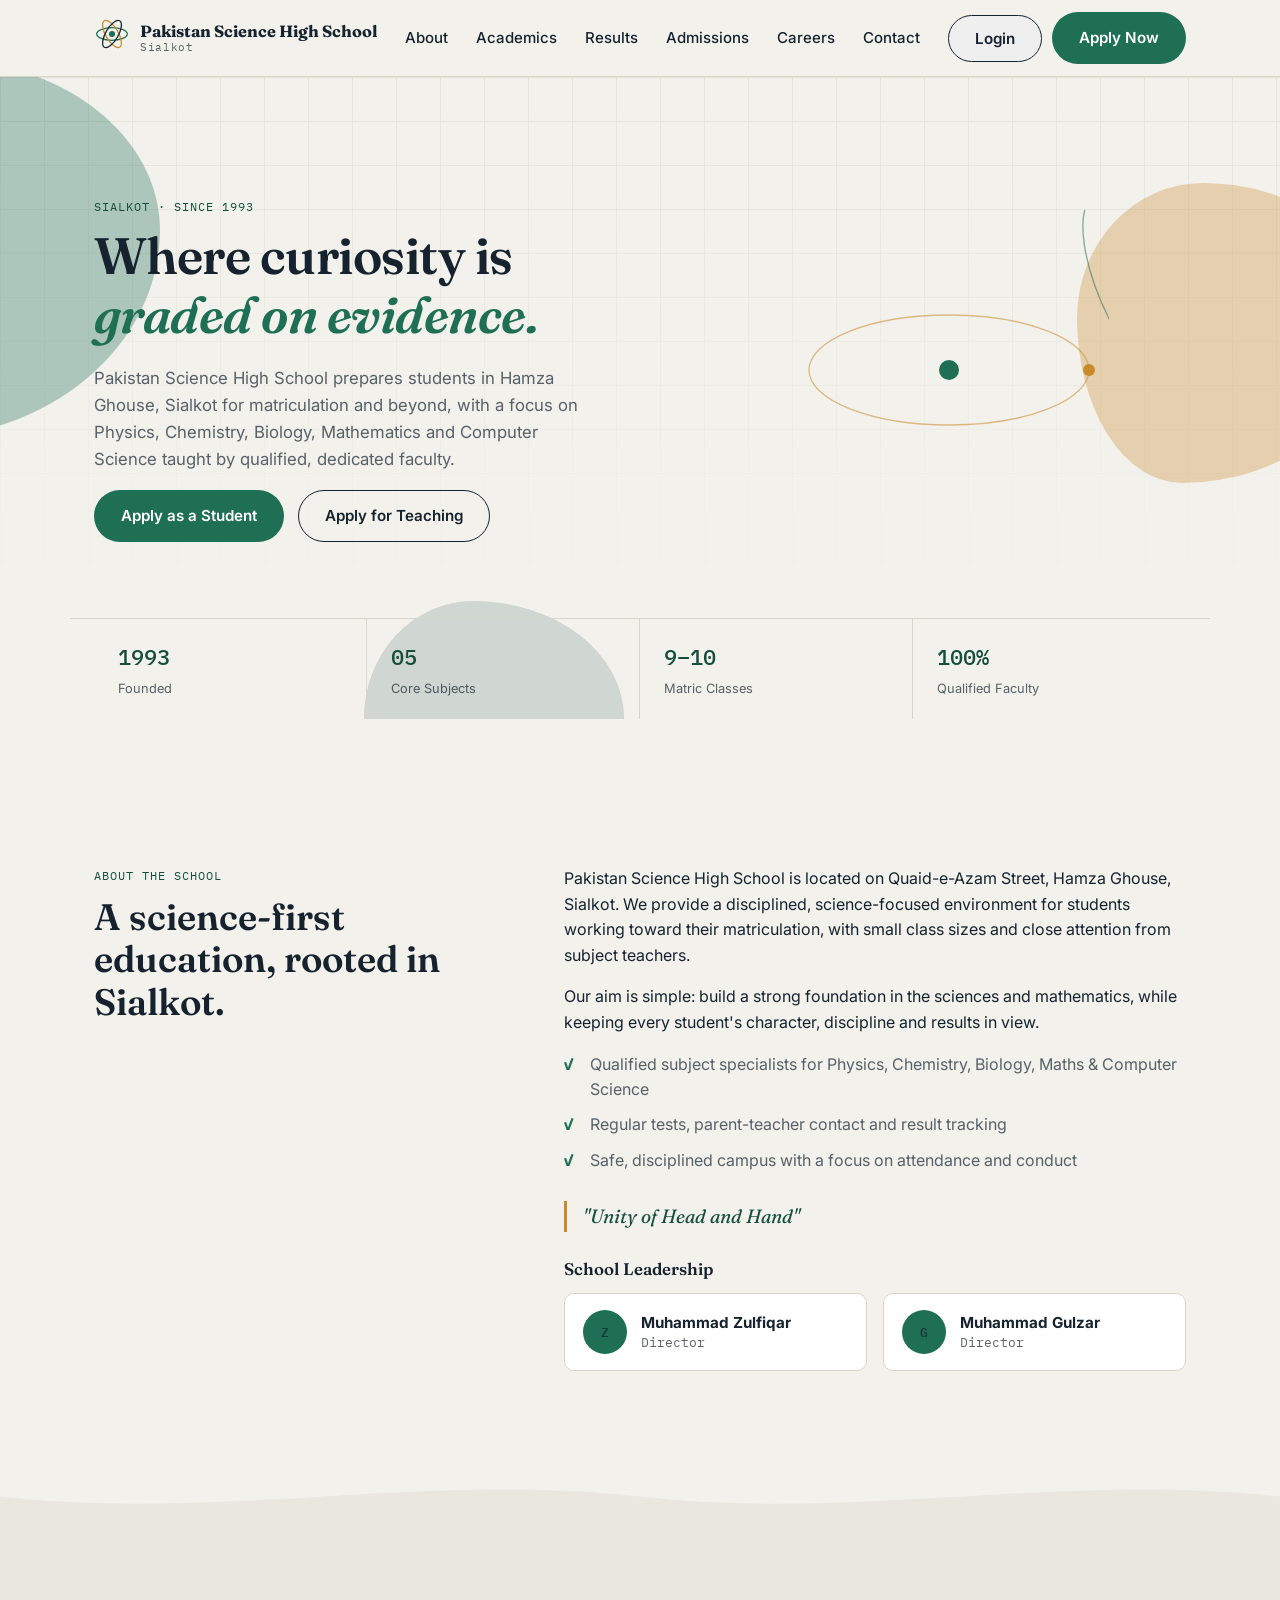
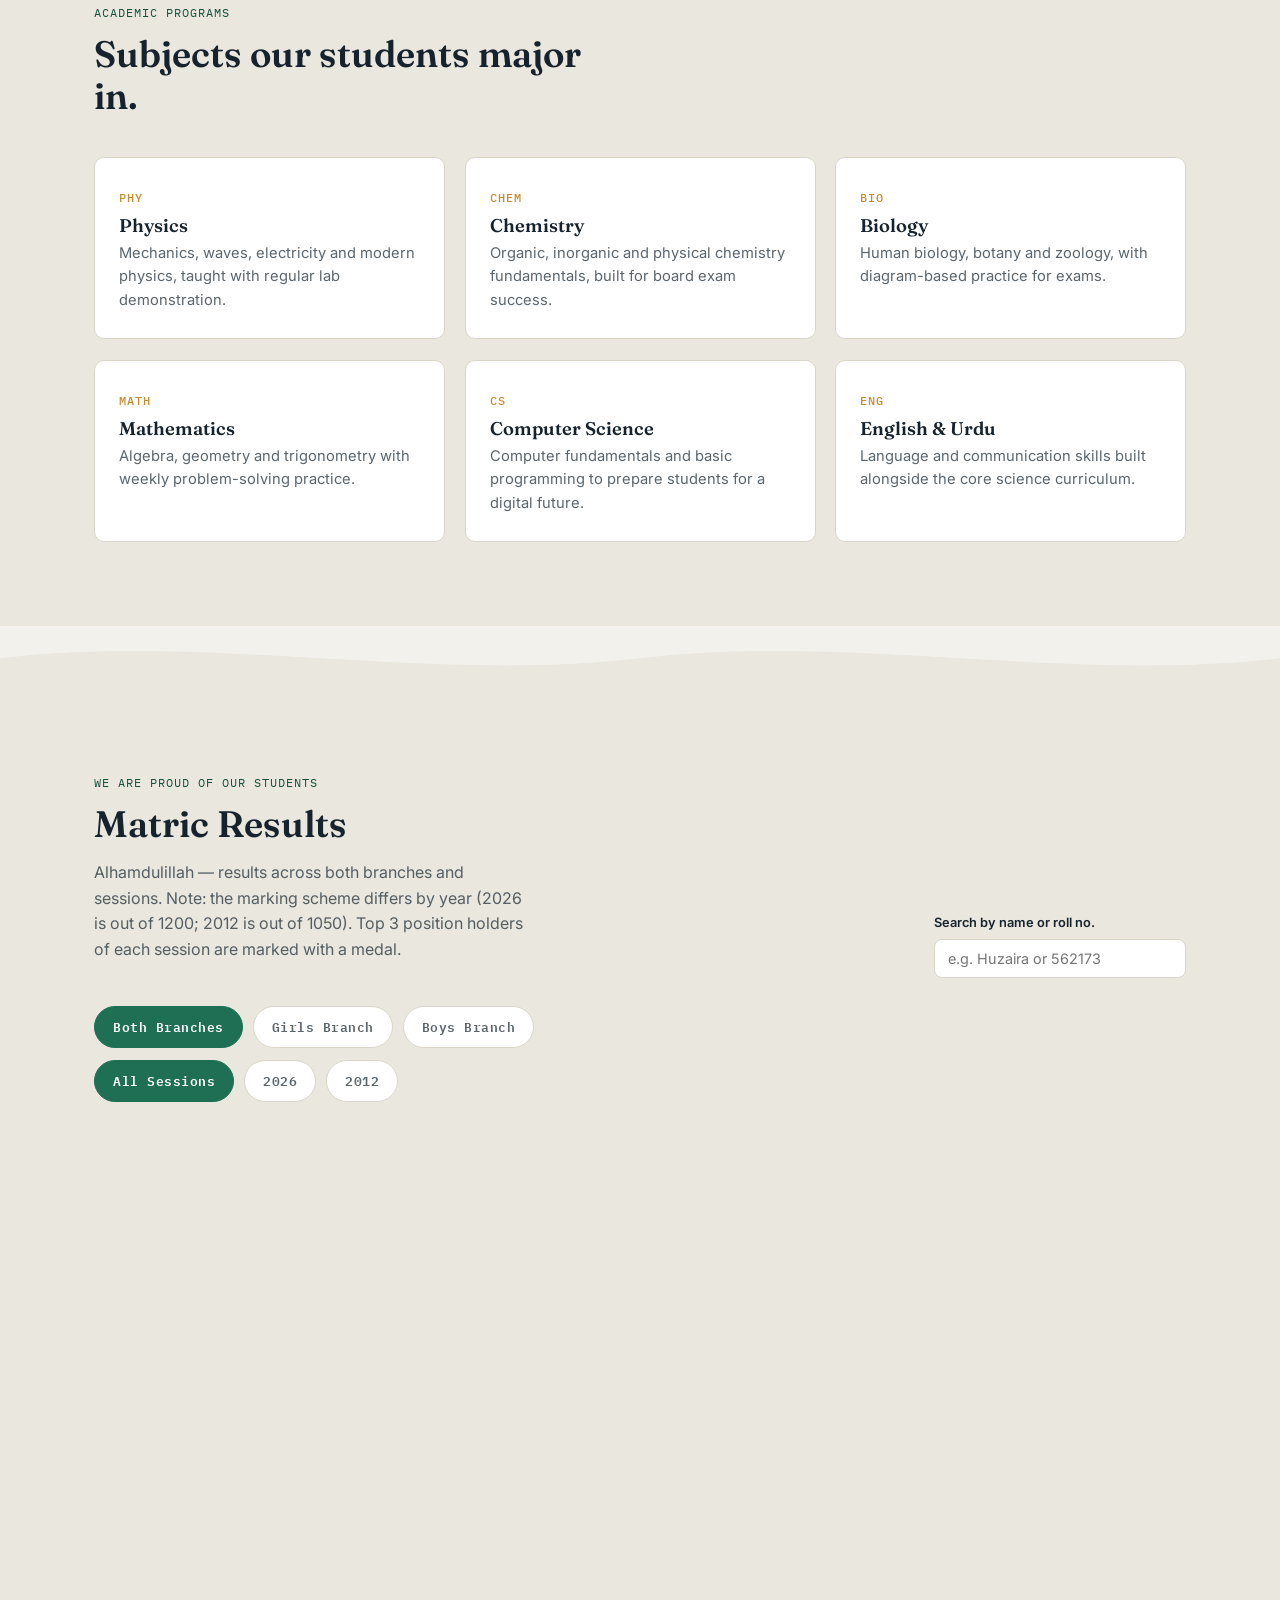
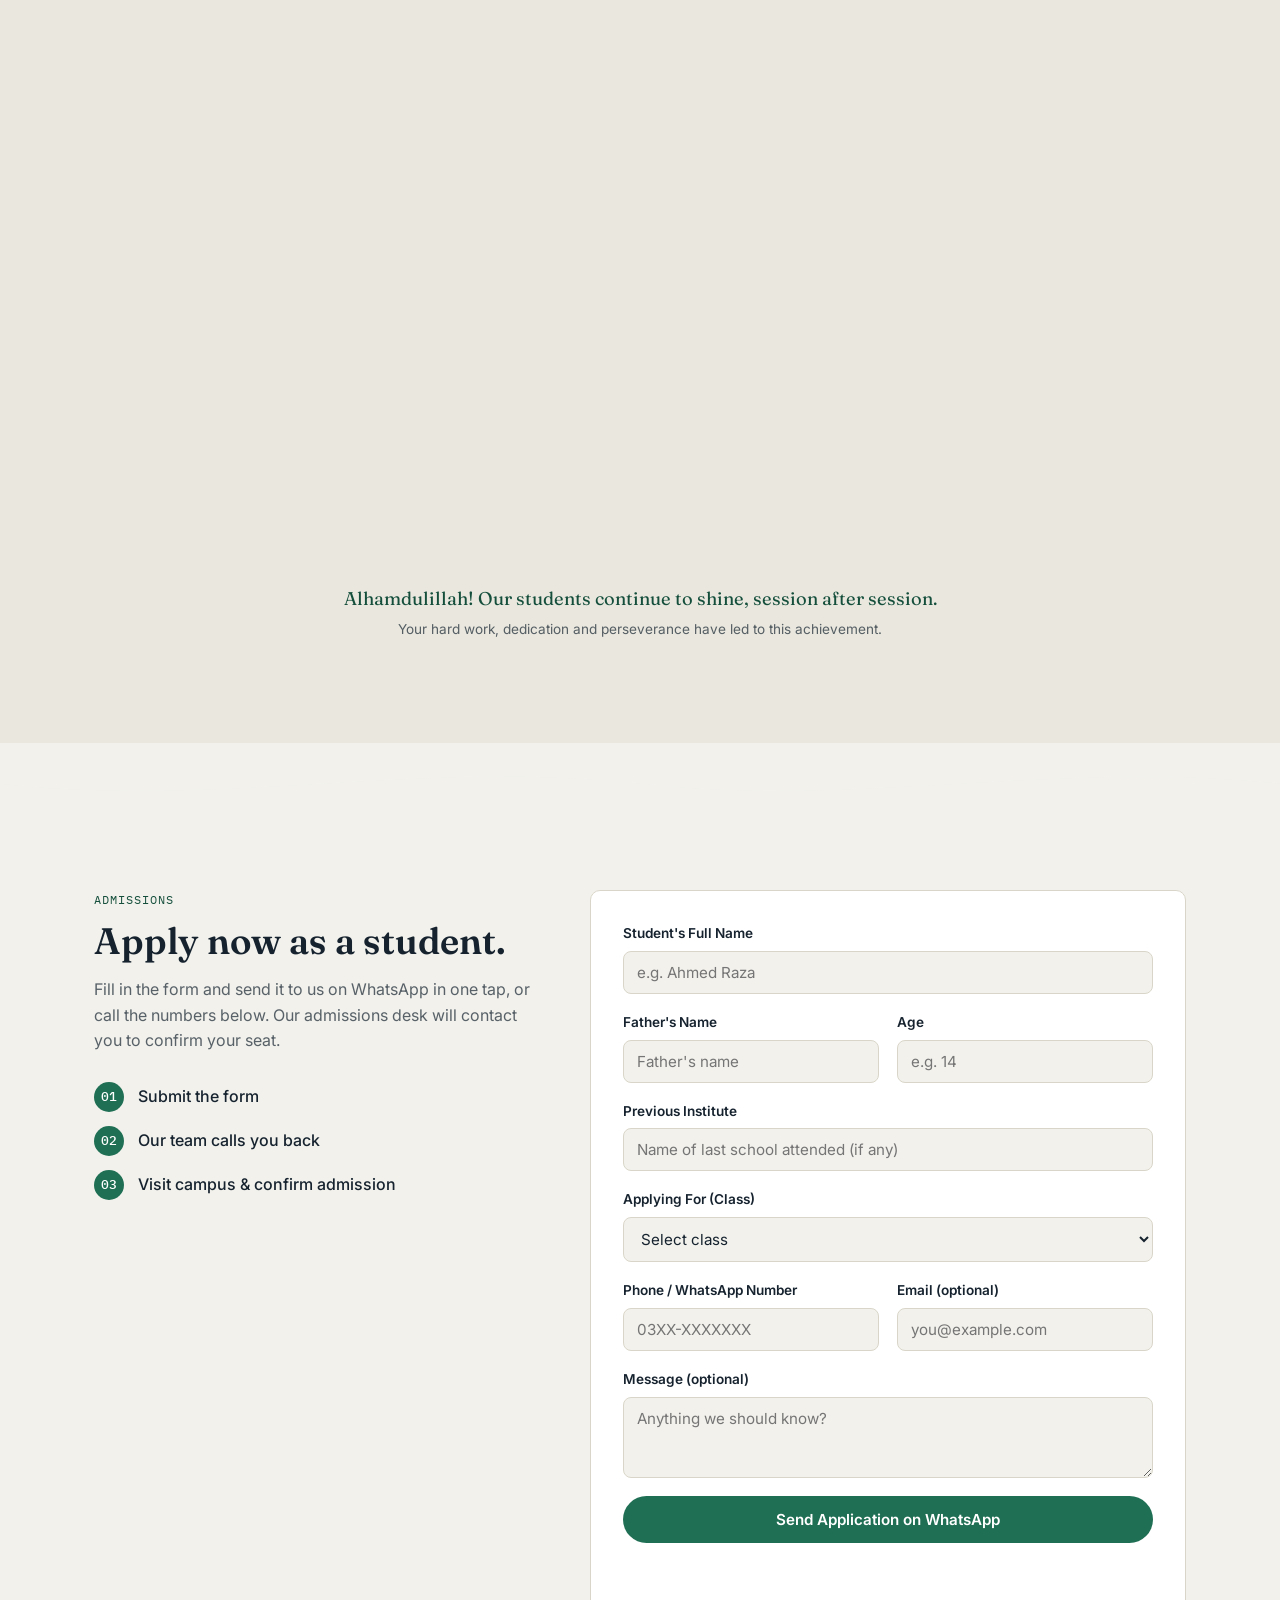
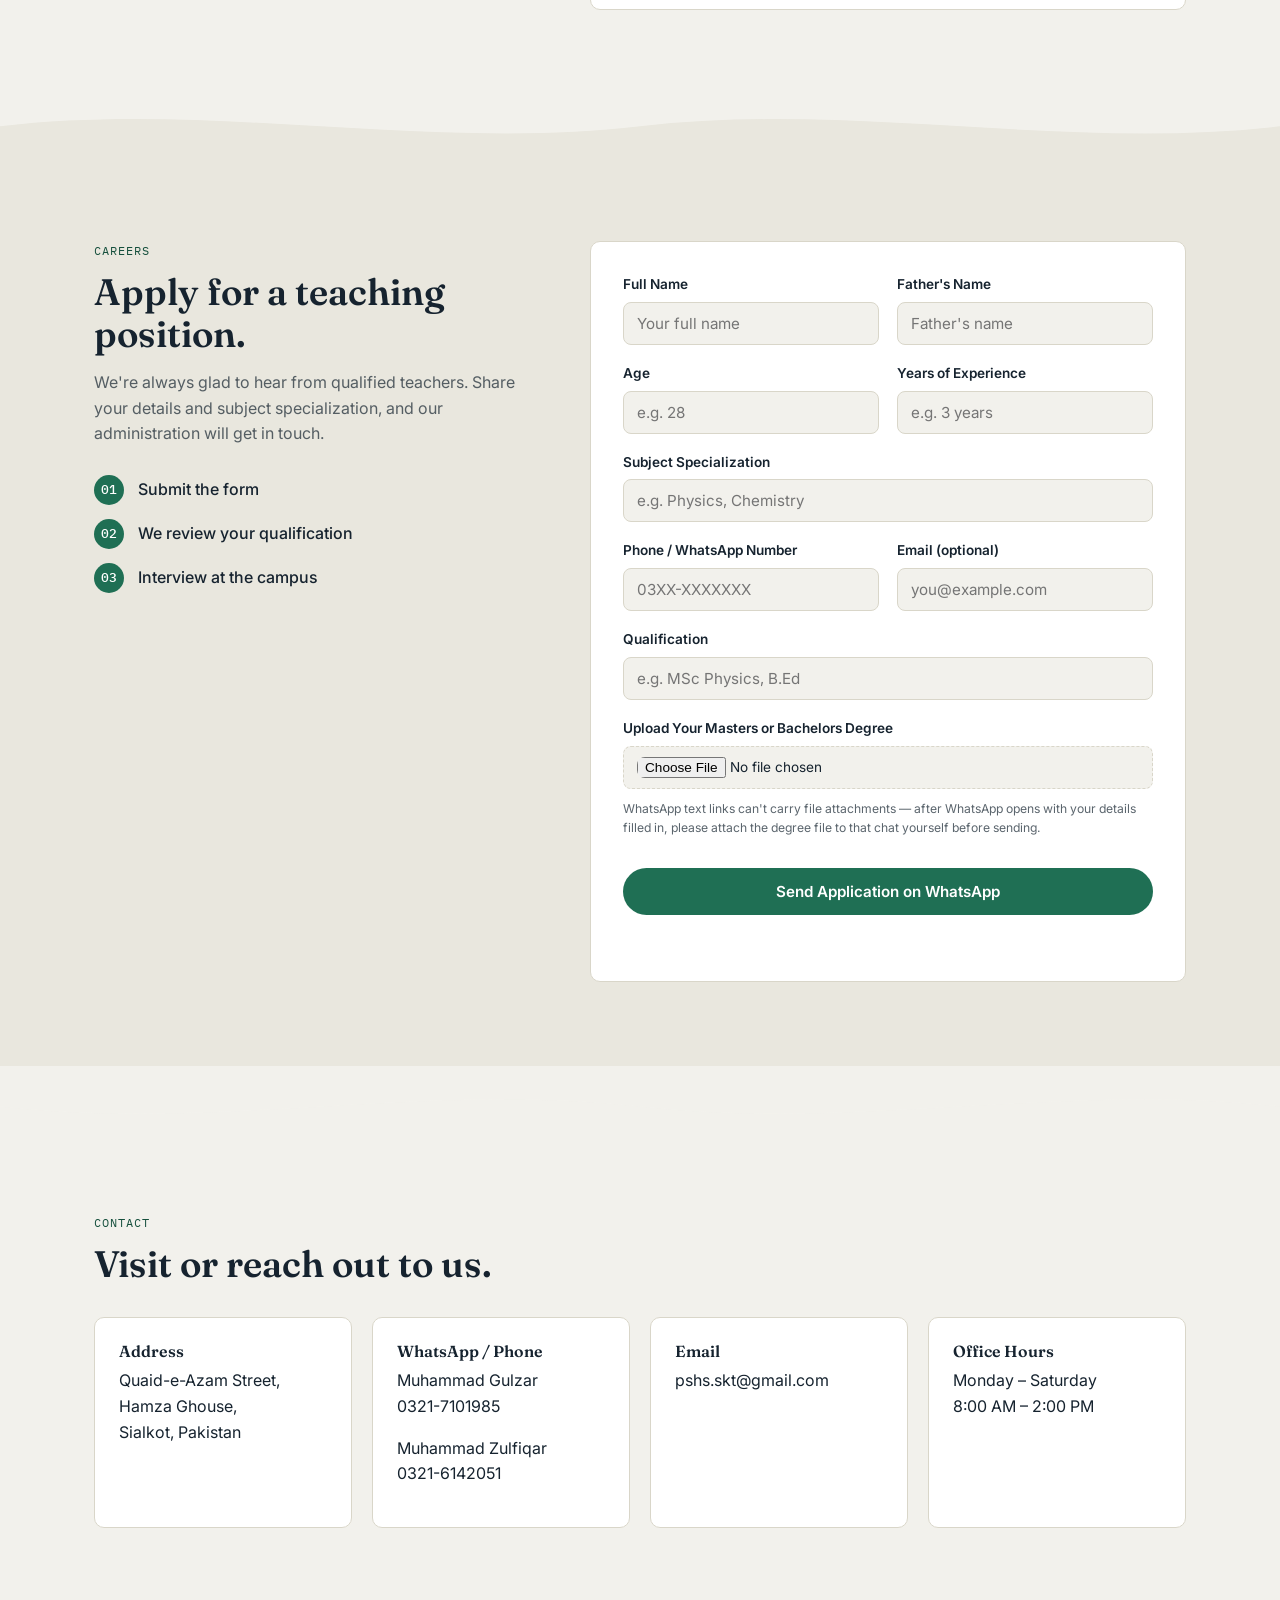
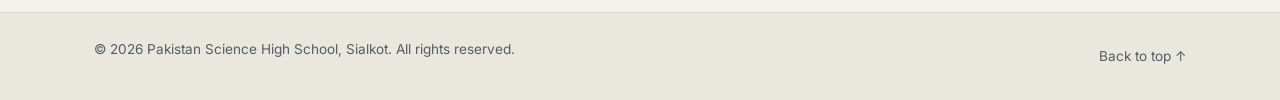
<file: index.html>
<!DOCTYPE html>
<html lang="en">
<head>
<meta charset="UTF-8">
<meta name="viewport" content="width=device-width, initial-scale=1.0">
<title>Pakistan Science High School — Sialkot</title>
<meta name="description" content="Pakistan Science High School, Quaid-e-Azam Street, Hamza Ghouse, Sialkot. Admissions open for students. Apply for teaching positions.">

<!-- Google Fonts: Fraunces (headings), Inter (body), IBM Plex Mono (labels/stats) -->
<link rel="preconnect" href="https://fonts.googleapis.com">
<link rel="preconnect" href="https://fonts.gstatic.com" crossorigin>
<link href="https://fonts.googleapis.com/css2?family=Fraunces:opsz,wght@9..144,400;9..144,500;9..144,600;9..144,700&family=Inter:wght@400;500;600;700&family=IBM+Plex+Mono:wght@400;500&display=swap" rel="stylesheet">

<link rel="stylesheet" href="pshs.css">
</head>
<body>

<!-- Shared SVG goo filter — makes the blobs behind the hero and medal badges feel liquid rather than flat shapes -->
<svg width="0" height="0" style="position:absolute" aria-hidden="true">
  <defs>
    <filter id="liquid-goo">
      <feGaussianBlur in="SourceGraphic" stdDeviation="14" result="blur" />
      <feColorMatrix in="blur" mode="matrix"
        values="1 0 0 0 0  0 1 0 0 0  0 0 1 0 0  0 0 0 22 -11" result="goo" />
      <feBlend in="SourceGraphic" in2="goo" />
    </filter>
  </defs>
</svg>

<!-- ============ HEADER / NAV ============ -->
<header class="site-header" id="top">
  <div class="wrap header-inner">
    <a href="#top" class="brand">
      <span class="brand-mark" aria-hidden="true">
        <svg viewBox="0 0 40 40" width="36" height="36">
          <circle cx="20" cy="20" r="3.4" fill="var(--pine)"/>
          <ellipse cx="20" cy="20" rx="17" ry="7" fill="none" stroke="var(--pine)" stroke-width="1.4"/>
          <ellipse cx="20" cy="20" rx="17" ry="7" fill="none" stroke="var(--amber)" stroke-width="1.4" transform="rotate(60 20 20)"/>
          <ellipse cx="20" cy="20" rx="17" ry="7" fill="none" stroke="var(--ink)" stroke-width="1.4" transform="rotate(120 20 20)"/>
        </svg>
      </span>
      <span class="brand-text">
        <strong>Pakistan Science High School</strong>
        <small>Sialkot</small>
      </span>
    </a>

    <nav class="main-nav" id="mainNav">
      <a href="#about">About</a>
      <a href="#academics">Academics</a>
      <a href="#results">Results</a>
      <a href="#admissions">Admissions</a>
      <a href="#careers">Careers</a>
      <a href="#contact">Contact</a>
    </nav>

    <div class="header-cta">
      <button type="button" class="btn btn-ghost" id="loginOpenBtn">Login</button>
      <a href="#admissions" class="btn btn-primary">Apply Now</a>
    </div>

    <button class="nav-toggle" id="navToggle" aria-label="Toggle menu" aria-expanded="false">
      <span></span><span></span><span></span>
    </button>
  </div>
</header>

<!-- ============ LOGIN MODAL (front-end only for now — no backend connected yet) ============ -->
<div class="login-overlay" id="loginOverlay" aria-hidden="true">
  <div class="login-modal" role="dialog" aria-modal="true" aria-labelledby="loginModalTitle">
    <button type="button" class="login-close" id="loginCloseBtn" aria-label="Close login">&times;</button>

    <div class="login-tabs" role="tablist">
      <button type="button" class="login-tab is-active" data-login-tab="student">Student / Parent</button>
      <button type="button" class="login-tab" data-login-tab="admin">Admin</button>
    </div>

    <div class="login-panel is-active" data-login-panel="student">
      <h3 id="loginModalTitle">Student / Parent Login</h3>
      <p class="login-sub">Log in with your roll number to view your result and admission status.</p>
      <form class="login-form" id="studentLoginForm">
        <div class="form-row">
          <label for="loginRoll">Roll Number</label>
          <input type="text" id="loginRoll" placeholder="e.g. 562173" required>
        </div>
        <div class="form-row">
          <label for="loginPass">Password</label>
          <input type="password" id="loginPass" placeholder="••••••••" required>
        </div>
        <button type="submit" class="btn btn-primary btn-block">Log In</button>
        <p class="form-note" id="studentLoginNote"></p>
      </form>
    </div>

    <div class="login-panel" data-login-panel="admin">
      <h3>Admin Login</h3>
      <p class="login-sub">For school staff to manage results and applications.</p>
      <form class="login-form" id="adminLoginForm">
        <div class="form-row">
          <label for="adminUser">Username</label>
          <input type="text" id="adminUser" placeholder="Admin username" required>
        </div>
        <div class="form-row">
          <label for="adminPass">Password</label>
          <input type="password" id="adminPass" placeholder="••••••••" required>
        </div>
        <button type="submit" class="btn btn-primary btn-block">Log In</button>
        <p class="form-note" id="adminLoginNote"></p>
      </form>
    </div>
  </div>
</div>

<!-- ============ HERO ============ -->
<section class="hero" id="heroSection">
  <div class="hero-grid" aria-hidden="true"></div>
  <div class="liquid-blobs" aria-hidden="true">
    <div class="blob blob-1"></div>
    <div class="blob blob-2"></div>
    <div class="blob blob-3"></div>
  </div>
  <div class="wrap hero-inner">
    <div class="hero-copy">
      <p class="eyebrow">Sialkot · Since 1993</p>
      <h1>Where curiosity is <span>graded on evidence.</span></h1>
      <p class="hero-lede">
        Pakistan Science High School prepares students in Hamza Ghouse, Sialkot for
        matriculation and beyond, with a focus on Physics, Chemistry, Biology,
        Mathematics and Computer Science taught by qualified, dedicated faculty.
      </p>
      <div class="hero-actions">
        <a href="#admissions" class="btn btn-primary">Apply as a Student</a>
        <a href="#careers" class="btn btn-ghost">Apply for Teaching</a>
      </div>
    </div>

    <div class="hero-orbit" aria-hidden="true">
      <svg viewBox="0 0 320 320" width="320" height="320">
        <circle cx="160" cy="160" r="10" fill="var(--pine)"/>
        <g class="orbit-group">
          <ellipse cx="160" cy="160" rx="140" ry="55" class="orbit-ring orbit-1"/>
          <circle cx="300" cy="160" r="6" fill="var(--amber)" class="orbit-e orbit-e1"/>
        </g>
        <g class="orbit-group" transform="rotate(60 160 160)">
          <ellipse cx="160" cy="160" rx="140" ry="55" class="orbit-ring orbit-2"/>
          <circle cx="20" cy="160" r="6" fill="var(--pine)" class="orbit-e orbit-e2"/>
        </g>
        <g class="orbit-group" transform="rotate(120 160 160)">
          <ellipse cx="160" cy="160" rx="140" ry="55" class="orbit-ring orbit-3"/>
          <circle cx="160" cy="105" r="6" fill="var(--ink)" class="orbit-e orbit-e3"/>
        </g>
      </svg>
    </div>
  </div>

  <div class="wrap stats-row reveal">
    <div class="stat"><span class="stat-num">1993</span><span class="stat-label">Founded</span></div>
    <div class="stat"><span class="stat-num">05</span><span class="stat-label">Core Subjects</span></div>
    <div class="stat"><span class="stat-num">9–10</span><span class="stat-label">Matric Classes</span></div>
    <div class="stat"><span class="stat-num">100%</span><span class="stat-label">Qualified Faculty</span></div>
  </div>
</section>

<div class="wave-divider" aria-hidden="true">
  <svg viewBox="0 0 1440 100" preserveAspectRatio="none"><path d="M0,40 C 240,10 480,70 720,40 C 960,10 1200,70 1440,40 L1440,100 L0,100 Z" fill="var(--paper)"/></svg>
</div>

<!-- ============ ABOUT ============ -->
<section class="section" id="about">
  <div class="wrap about-grid">
    <div class="section-head reveal">
      <p class="eyebrow">About the School</p>
      <h2>A science-first education, rooted in Sialkot.</h2>
    </div>
    <div class="about-body reveal">
      <p>
        Pakistan Science High School is located on Quaid-e-Azam Street, Hamza Ghouse,
        Sialkot. We provide a disciplined, science-focused environment for students
        working toward their matriculation, with small class sizes and close
        attention from subject teachers.
      </p>
      <p>
        Our aim is simple: build a strong foundation in the sciences and mathematics,
        while keeping every student's character, discipline and results in view.
      </p>
      <ul class="check-list">
        <li>Qualified subject specialists for Physics, Chemistry, Biology, Maths &amp; Computer Science</li>
        <li>Regular tests, parent-teacher contact and result tracking</li>
        <li>Safe, disciplined campus with a focus on attendance and conduct</li>
      </ul>
      <p class="motto">"Unity of Head and Hand"</p>

      <div class="leadership">
        <h3>School Leadership</h3>
        <div class="leadership-grid reveal-group">
          <div class="leader-card reveal" style="--i:0">
            <span class="leader-initial">Z</span>
            <div>
              <strong>Muhammad Zulfiqar</strong>
              <span>Director</span>
            </div>
          </div>
          <div class="leader-card reveal" style="--i:1">
            <span class="leader-initial">G</span>
            <div>
              <strong>Muhammad Gulzar</strong>
              <span>Director</span>
            </div>
          </div>
        </div>
      </div>
    </div>
  </div>
</section>

<div class="wave-divider" aria-hidden="true">
  <svg viewBox="0 0 1440 100" preserveAspectRatio="none"><path d="M0,50 C 240,80 480,20 720,50 C 960,80 1200,20 1440,50 L1440,100 L0,100 Z" fill="var(--paper-2)"/></svg>
</div>

<!-- ============ ACADEMICS ============ -->
<section class="section section-alt" id="academics">
  <div class="wrap">
    <div class="section-head reveal">
      <p class="eyebrow">Academic Programs</p>
      <h2>Subjects our students major in.</h2>
    </div>

    <div class="subject-grid reveal-group">
      <article class="subject-card reveal" style="--i:0">
        <span class="subject-code">PHY</span>
        <h3>Physics</h3>
        <p>Mechanics, waves, electricity and modern physics, taught with regular lab demonstration.</p>
      </article>
      <article class="subject-card reveal" style="--i:1">
        <span class="subject-code">CHEM</span>
        <h3>Chemistry</h3>
        <p>Organic, inorganic and physical chemistry fundamentals, built for board exam success.</p>
      </article>
      <article class="subject-card reveal" style="--i:2">
        <span class="subject-code">BIO</span>
        <h3>Biology</h3>
        <p>Human biology, botany and zoology, with diagram-based practice for exams.</p>
      </article>
      <article class="subject-card reveal" style="--i:3">
        <span class="subject-code">MATH</span>
        <h3>Mathematics</h3>
        <p>Algebra, geometry and trigonometry with weekly problem-solving practice.</p>
      </article>
      <article class="subject-card reveal" style="--i:4">
        <span class="subject-code">CS</span>
        <h3>Computer Science</h3>
        <p>Computer fundamentals and basic programming to prepare students for a digital future.</p>
      </article>
      <article class="subject-card reveal" style="--i:5">
        <span class="subject-code">ENG</span>
        <h3>English &amp; Urdu</h3>
        <p>Language and communication skills built alongside the core science curriculum.</p>
      </article>
    </div>
  </div>
</section>

<div class="wave-divider" aria-hidden="true">
  <svg viewBox="0 0 1440 100" preserveAspectRatio="none"><path d="M0,40 C 240,10 480,70 720,40 C 960,10 1200,70 1440,40 L1440,100 L0,100 Z" fill="var(--paper-2)"/></svg>
</div>

<!-- ============ MATRIC RESULTS ============ -->
<section class="section section-alt" id="results">
  <div class="wrap">
    <div class="section-head results-head reveal">
      <div>
        <p class="eyebrow">We Are Proud Of Our Students</p>
        <h2>Matric Results</h2>
        <p class="section-sub">Alhamdulillah — results across both branches and sessions. Note: the marking scheme differs by year (2026 is out of 1200; 2012 is out of 1050). Top 3 position holders of each session are marked with a medal.</p>
      </div>
      <div class="results-search">
        <label for="resultSearch">Search by name or roll no.</label>
        <input type="text" id="resultSearch" placeholder="e.g. Huzaira or 562173">
      </div>
    </div>

    <div class="filter-tabs-group reveal">
      <div class="session-tabs" id="branchTabs" role="tablist" aria-label="Select school branch">
        <button type="button" class="session-tab is-active" data-branch="all">Both Branches</button>
        <button type="button" class="session-tab" data-branch="girls">Girls Branch</button>
        <button type="button" class="session-tab" data-branch="boys">Boys Branch</button>
      </div>
      <div class="session-tabs" id="sessionTabs" role="tablist" aria-label="Select result session">
        <button type="button" class="session-tab is-active" data-session="all">All Sessions</button>
        <button type="button" class="session-tab" data-session="2026">2026</button>
        <button type="button" class="session-tab" data-session="2012">2012</button>
      </div>
    </div>

    <div class="table-scroll reveal">
      <table class="results-table" id="resultsTable">
        <thead>
          <tr>
            <th>Branch</th>
            <th>Session</th>
            <th>Rank</th>
            <th>Name</th>
            <th>Roll No.</th>
            <th>Total Marks</th>
          </tr>
        </thead>
        <tbody>
          <tr data-branch="girls" data-session="2026" data-medal="gold"><td>Girls</td><td>2026</td><td>1</td><td>Huzaira</td><td>562173</td><td>1076</td></tr>
          <tr data-branch="girls" data-session="2026" data-medal="silver"><td>Girls</td><td>2026</td><td>2</td><td>Musfira</td><td>562830</td><td>1045</td></tr>
          <tr data-branch="girls" data-session="2026" data-medal="bronze"><td>Girls</td><td>2026</td><td>3</td><td>Noor Jannat</td><td>563238</td><td>1018</td></tr>
          <tr data-branch="girls" data-session="2026"><td>Girls</td><td>2026</td><td>4</td><td>Fajar Imran</td><td>562527</td><td>1001</td></tr>
          <tr data-branch="girls" data-session="2026"><td>Girls</td><td>2026</td><td>5</td><td>Ume-Maktum</td><td>562067</td><td>986</td></tr>
          <tr data-branch="girls" data-session="2026"><td>Girls</td><td>2026</td><td>6</td><td>Hafsa Asif</td><td>562725</td><td>952</td></tr>
          <tr data-branch="girls" data-session="2026"><td>Girls</td><td>2026</td><td>7</td><td>Aroosh Imran</td><td>562752</td><td>948</td></tr>
          <tr data-branch="girls" data-session="2026"><td>Girls</td><td>2026</td><td>8</td><td>Maryam</td><td>565075</td><td>887</td></tr>
          <tr data-branch="girls" data-session="2026"><td>Girls</td><td>2026</td><td>9</td><td>Hina</td><td>565561</td><td>880</td></tr>
          <tr data-branch="girls" data-session="2026"><td>Girls</td><td>2026</td><td>10</td><td>Maleeha Idrees</td><td>562424</td><td>878</td></tr>
          <tr data-branch="girls" data-session="2026"><td>Girls</td><td>2026</td><td>11</td><td>Amna Shahid</td><td>565536</td><td>877</td></tr>
          <tr data-branch="girls" data-session="2026"><td>Girls</td><td>2026</td><td>12</td><td>Noor Fatima</td><td>563162</td><td>876</td></tr>
          <tr data-branch="girls" data-session="2026"><td>Girls</td><td>2026</td><td>13</td><td>Aroosh</td><td>565457</td><td>873</td></tr>
          <tr data-branch="girls" data-session="2026"><td>Girls</td><td>2026</td><td>14</td><td>Kashaf</td><td>561863</td><td>853</td></tr>
          <tr data-branch="girls" data-session="2026"><td>Girls</td><td>2026</td><td>15</td><td>Bushra Aman</td><td>562330</td><td>852</td></tr>
          <tr data-branch="girls" data-session="2026"><td>Girls</td><td>2026</td><td>16</td><td>Minahil Hafeez</td><td>562295</td><td>851</td></tr>
          <tr data-branch="girls" data-session="2026"><td>Girls</td><td>2026</td><td>17</td><td>Noor Shafiq</td><td>562104</td><td>849</td></tr>
          <tr data-branch="girls" data-session="2026"><td>Girls</td><td>2026</td><td>18</td><td>Hadia Razzaq</td><td>644503</td><td>848</td></tr>
          <tr data-branch="girls" data-session="2026"><td>Girls</td><td>2026</td><td>19</td><td>Radia Fatimma</td><td>565088</td><td>837</td></tr>
          <tr data-branch="girls" data-session="2026"><td>Girls</td><td>2026</td><td>20</td><td>Noor Fatima Tahir</td><td>565168</td><td>819</td></tr>
          <tr data-branch="girls" data-session="2026"><td>Girls</td><td>2026</td><td>21</td><td>Kalsoom Irfan</td><td>643746</td><td>793</td></tr>
          <tr data-branch="girls" data-session="2026"><td>Girls</td><td>2026</td><td>22</td><td>Esha Noor</td><td>645829</td><td>787</td></tr>
          <tr data-branch="girls" data-session="2026"><td>Girls</td><td>2026</td><td>23</td><td>Esha Noor Shoukat</td><td>562210</td><td>759</td></tr>
          <tr data-branch="girls" data-session="2026"><td>Girls</td><td>2026</td><td>24</td><td>Fatima Asim</td><td>561901</td><td>750</td></tr>
          <tr data-branch="girls" data-session="2026"><td>Girls</td><td>2026</td><td>25</td><td>Razia</td><td>563137</td><td>743</td></tr>
          <tr data-branch="girls" data-session="2026"><td>Girls</td><td>2026</td><td>26</td><td>Fatimma Irfan</td><td>562633</td><td>740</td></tr>
          <tr data-branch="girls" data-session="2026"><td>Girls</td><td>2026</td><td>27</td><td>Memoona Zul</td><td>643901</td><td>722</td></tr>
          <tr data-branch="girls" data-session="2026"><td>Girls</td><td>2026</td><td>28</td><td>Kashaf Imaan</td><td>644247</td><td>717</td></tr>
          <tr data-branch="girls" data-session="2026"><td>Girls</td><td>2026</td><td>29</td><td>Sara Khan</td><td>565249</td><td>706</td></tr>
          <tr data-branch="girls" data-session="2026"><td>Girls</td><td>2026</td><td>30</td><td>Maira Arshad</td><td>565339</td><td>690</td></tr>
          <tr data-branch="girls" data-session="2026"><td>Girls</td><td>2026</td><td>31</td><td>Sadia Kashaf</td><td>562562</td><td>675</td></tr>
          <tr data-branch="girls" data-session="2026"><td>Girls</td><td>2026</td><td>32</td><td>Ayesha Nasir</td><td>646287</td><td>627</td></tr>
          <tr data-branch="girls" data-session="2026"><td>Girls</td><td>2026</td><td>33</td><td>Fajjar Shahid</td><td>646169</td><td>625</td></tr>
          <tr data-branch="girls" data-session="2026"><td>Girls</td><td>2026</td><td>34</td><td>Amna Ramzan</td><td>643881</td><td>570</td></tr>
          <tr data-branch="girls" data-session="2012" data-medal="gold"><td>Girls</td><td>2012</td><td>1</td><td>Aimen Sohail</td><td>417987</td><td>928</td></tr>
          <tr data-branch="girls" data-session="2012" data-medal="silver"><td>Girls</td><td>2012</td><td>2</td><td>Huma Noor</td><td>417986</td><td>907</td></tr>
          <tr data-branch="girls" data-session="2012" data-medal="bronze"><td>Girls</td><td>2012</td><td>3</td><td>Hafsa Batool</td><td>417967</td><td>903</td></tr>
          <tr data-branch="girls" data-session="2012"><td>Girls</td><td>2012</td><td>4</td><td>Rabia Iqbal</td><td>417984</td><td>902</td></tr>
          <tr data-branch="girls" data-session="2012"><td>Girls</td><td>2012</td><td>5</td><td>Atika Sajjad Ahmed</td><td>417985</td><td>875</td></tr>
          <tr data-branch="girls" data-session="2012"><td>Girls</td><td>2012</td><td>6</td><td>Nimra Nadeem</td><td>417991</td><td>808</td></tr>
          <tr data-branch="girls" data-session="2012"><td>Girls</td><td>2012</td><td>7</td><td>Rukhsar Khalid</td><td>417970</td><td>807</td></tr>
          <tr data-branch="girls" data-session="2012"><td>Girls</td><td>2012</td><td>8</td><td>Anam Iqbal</td><td>417983</td><td>804</td></tr>
          <tr data-branch="girls" data-session="2012"><td>Girls</td><td>2012</td><td>9</td><td>Zaib U Nisa</td><td>417964</td><td>789</td></tr>
          <tr data-branch="girls" data-session="2012"><td>Girls</td><td>2012</td><td>10</td><td>Aqsa Tariq</td><td>417990</td><td>780</td></tr>
          <tr data-branch="girls" data-session="2012"><td>Girls</td><td>2012</td><td>11</td><td>Sayra</td><td>417976</td><td>778</td></tr>
          <tr data-branch="girls" data-session="2012"><td>Girls</td><td>2012</td><td>12</td><td>La Raib</td><td>417978</td><td>757</td></tr>
          <tr data-branch="girls" data-session="2012"><td>Girls</td><td>2012</td><td>13</td><td>Zaib-Un-Nisa</td><td>417966</td><td>749</td></tr>
          <tr data-branch="girls" data-session="2012"><td>Girls</td><td>2012</td><td>14</td><td>Majida Bi Bi</td><td>417993</td><td>740</td></tr>
          <tr data-branch="girls" data-session="2012"><td>Girls</td><td>2012</td><td>15</td><td>Hifsa Javed</td><td>417992</td><td>736</td></tr>
          <tr data-branch="girls" data-session="2012"><td>Girls</td><td>2012</td><td>16</td><td>Kainat Fatima</td><td>417975</td><td>734</td></tr>
          <tr data-branch="girls" data-session="2012"><td>Girls</td><td>2012</td><td>17</td><td>Esma</td><td>417957</td><td>719</td></tr>
          <tr data-branch="girls" data-session="2012"><td>Girls</td><td>2012</td><td>18</td><td>Ayesha Kishwar</td><td>417958</td><td>718</td></tr>
          <tr data-branch="girls" data-session="2012"><td>Girls</td><td>2012</td><td>19</td><td>Zainab Aman Ul Haq</td><td>417971</td><td>718</td></tr>
          <tr data-branch="girls" data-session="2012"><td>Girls</td><td>2012</td><td>20</td><td>Kiran Waris</td><td>417963</td><td>709</td></tr>
          <tr data-branch="girls" data-session="2012"><td>Girls</td><td>2012</td><td>21</td><td>Aqsa Shahzadi</td><td>417974</td><td>703</td></tr>
          <tr data-branch="girls" data-session="2012"><td>Girls</td><td>2012</td><td>22</td><td>Maria Manawar</td><td>417965</td><td>695</td></tr>
          <tr data-branch="girls" data-session="2012"><td>Girls</td><td>2012</td><td>23</td><td>Mubbara Mushtaq</td><td>417973</td><td>689</td></tr>
          <tr data-branch="girls" data-session="2012"><td>Girls</td><td>2012</td><td>24</td><td>Benish Sarfraz Ahmed</td><td>417988</td><td>683</td></tr>
          <tr data-branch="girls" data-session="2012"><td>Girls</td><td>2012</td><td>25</td><td>Arshiya</td><td>417977</td><td>673</td></tr>
          <tr data-branch="girls" data-session="2012"><td>Girls</td><td>2012</td><td>26</td><td>Nimra</td><td>417979</td><td>658</td></tr>
          <tr data-branch="girls" data-session="2012"><td>Girls</td><td>2012</td><td>27</td><td>Sunaina Shafiq Butt</td><td>417972</td><td>653</td></tr>
          <tr data-branch="girls" data-session="2012"><td>Girls</td><td>2012</td><td>28</td><td>Saba Sundas</td><td>417959</td><td>652</td></tr>
          <tr data-branch="girls" data-session="2012"><td>Girls</td><td>2012</td><td>29</td><td>Jonica Javed</td><td>417989</td><td>647</td></tr>
          <tr data-branch="girls" data-session="2012"><td>Girls</td><td>2012</td><td>30</td><td>Zainab Dillawer</td><td>417981</td><td>634</td></tr>
          <tr data-branch="girls" data-session="2012"><td>Girls</td><td>2012</td><td>31</td><td>Sameena Bi Bi</td><td>417994</td><td>569</td></tr>
          <tr data-branch="girls" data-session="2012"><td>Girls</td><td>2012</td><td>32</td><td>Hifza Majeed</td><td>417969</td><td>563</td></tr>
          <tr data-branch="girls" data-session="2012"><td>Girls</td><td>2012</td><td>33</td><td>Faryal Fatima</td><td>417968</td><td>557</td></tr>
          <tr data-branch="girls" data-session="2012"><td>Girls</td><td>2012</td><td>34</td><td>Adila Iqbal</td><td>417960</td><td>555</td></tr>
          <tr data-branch="girls" data-session="2012"><td>Girls</td><td>2012</td><td>35</td><td>Sanober Sabir Jan</td><td>417980</td><td>546</td></tr>
          <tr data-branch="boys" data-session="2012" data-medal="gold"><td>Boys</td><td>2012</td><td>1</td><td>Tayyab Danial Aslam</td><td>450825</td><td>908</td></tr>
          <tr data-branch="boys" data-session="2012" data-medal="silver"><td>Boys</td><td>2012</td><td>2</td><td>Husnain Aziz</td><td>450824</td><td>869</td></tr>
          <tr data-branch="boys" data-session="2012" data-medal="bronze"><td>Boys</td><td>2012</td><td>3</td><td>Shabab Umer</td><td>450826</td><td>799</td></tr>
          <tr data-branch="boys" data-session="2012"><td>Boys</td><td>2012</td><td>4</td><td>Muhammad Arslan Tayyab</td><td>450803</td><td>791</td></tr>
          <tr data-branch="boys" data-session="2012"><td>Boys</td><td>2012</td><td>5</td><td>Abdullah</td><td>450818</td><td>776</td></tr>
          <tr data-branch="boys" data-session="2012"><td>Boys</td><td>2012</td><td>6</td><td>Muhammad Ali</td><td>450814</td><td>772</td></tr>
          <tr data-branch="boys" data-session="2012"><td>Boys</td><td>2012</td><td>7</td><td>Khurram Akram</td><td>450820</td><td>763</td></tr>
          <tr data-branch="boys" data-session="2012"><td>Boys</td><td>2012</td><td>8</td><td>Muhammad Fahad Ali</td><td>450794</td><td>755</td></tr>
          <tr data-branch="boys" data-session="2012"><td>Boys</td><td>2012</td><td>9</td><td>Abu Bakar Asees</td><td>450830</td><td>720</td></tr>
          <tr data-branch="boys" data-session="2012"><td>Boys</td><td>2012</td><td>10</td><td>Ali Haider</td><td>450845</td><td>718</td></tr>
          <tr data-branch="boys" data-session="2012"><td>Boys</td><td>2012</td><td>11</td><td>Kamran</td><td>450823</td><td>715</td></tr>
          <tr data-branch="boys" data-session="2012"><td>Boys</td><td>2012</td><td>12</td><td>Tayyab Sarwar</td><td>450840</td><td>700</td></tr>
          <tr data-branch="boys" data-session="2012"><td>Boys</td><td>2012</td><td>13</td><td>Afzan Ahmed</td><td>450839</td><td>676</td></tr>
          <tr data-branch="boys" data-session="2012"><td>Boys</td><td>2012</td><td>14</td><td>Zeeshan Munawar</td><td>450828</td><td>664</td></tr>
          <tr data-branch="boys" data-session="2012"><td>Boys</td><td>2012</td><td>15</td><td>Mohsin Ali</td><td>450805</td><td>638</td></tr>
          <tr data-branch="boys" data-session="2012"><td>Boys</td><td>2012</td><td>16</td><td>Muhammad Mohaib Hassan</td><td>450819</td><td>628</td></tr>
          <tr data-branch="boys" data-session="2012"><td>Boys</td><td>2012</td><td>17</td><td>Muhammad Amnan</td><td>450838</td><td>615</td></tr>
          <tr data-branch="boys" data-session="2012"><td>Boys</td><td>2012</td><td>18</td><td>Zuhaib Zahoor</td><td>450837</td><td>594</td></tr>
          <tr data-branch="boys" data-session="2012"><td>Boys</td><td>2012</td><td>19</td><td>Muhammad Arslan</td><td>450800</td><td>584</td></tr>
          <tr data-branch="boys" data-session="2012"><td>Boys</td><td>2012</td><td>20</td><td>Zain Iqbal</td><td>450816</td><td>581</td></tr>
          <tr data-branch="boys" data-session="2012"><td>Boys</td><td>2012</td><td>21</td><td>Shahbaz Hussain</td><td>450831</td><td>580</td></tr>
          <tr data-branch="boys" data-session="2012"><td>Boys</td><td>2012</td><td>22</td><td>Ali Sheir Yar</td><td>450834</td><td>580</td></tr>
          <tr data-branch="boys" data-session="2012"><td>Boys</td><td>2012</td><td>23</td><td>Waleed Saleem Butt</td><td>450806</td><td>574</td></tr>
          <tr data-branch="boys" data-session="2012"><td>Boys</td><td>2012</td><td>24</td><td>Afzaal Waris</td><td>450827</td><td>568</td></tr>
          <tr data-branch="boys" data-session="2012"><td>Boys</td><td>2012</td><td>25</td><td>Muhammad Fizan Ali</td><td>450841</td><td>567</td></tr>
          <tr data-branch="boys" data-session="2012"><td>Boys</td><td>2012</td><td>26</td><td>Muhammad Abubakar</td><td>450842</td><td>566</td></tr>
          <tr data-branch="boys" data-session="2012"><td>Boys</td><td>2012</td><td>27</td><td>Muhammad Arfan</td><td>450817</td><td>560</td></tr>
          <tr data-branch="boys" data-session="2012"><td>Boys</td><td>2012</td><td>28</td><td>Ghalib Ahmed</td><td>450847</td><td>560</td></tr>
          <tr data-branch="boys" data-session="2012"><td>Boys</td><td>2012</td><td>29</td><td>Adeel Nazir</td><td>450829</td><td>551</td></tr>
          <tr data-branch="boys" data-session="2012"><td>Boys</td><td>2012</td><td>30</td><td>Rahman Ali</td><td>450848</td><td>545</td></tr>
          <tr data-branch="boys" data-session="2012"><td>Boys</td><td>2012</td><td>31</td><td>Oman</td><td>450809</td><td>544</td></tr>
          <tr data-branch="boys" data-session="2012"><td>Boys</td><td>2012</td><td>32</td><td>Ahmed Tanveer</td><td>450813</td><td>542</td></tr>
          <tr data-branch="boys" data-session="2012"><td>Boys</td><td>2012</td><td>33</td><td>Nouman Ahmed</td><td>450810</td><td>539</td></tr>
          <tr data-branch="boys" data-session="2012"><td>Boys</td><td>2012</td><td>34</td><td>Sajeel Sajid</td><td>450812</td><td>539</td></tr>
          <tr data-branch="boys" data-session="2012"><td>Boys</td><td>2012</td><td>35</td><td>Muhammad Zubair</td><td>450844</td><td>534</td></tr>
          <tr data-branch="boys" data-session="2012"><td>Boys</td><td>2012</td><td>36</td><td>Ali Raza</td><td>450797</td><td>526</td></tr>
          <tr data-branch="boys" data-session="2012"><td>Boys</td><td>2012</td><td>37</td><td>Muhammad Ameer Hamza</td><td>450804</td><td>524</td></tr>
          <tr data-branch="boys" data-session="2012"><td>Boys</td><td>2012</td><td>38</td><td>Khalil Ullah</td><td>450821</td><td>518</td></tr>
          <tr data-branch="boys" data-session="2012"><td>Boys</td><td>2012</td><td>39</td><td>Khawaja Muhammad Nomair</td><td>450808</td><td>507</td></tr>
          <tr data-branch="boys" data-session="2012"><td>Boys</td><td>2012</td><td>40</td><td>Muhammad Hamza</td><td>450836</td><td>504</td></tr>
          <tr data-branch="boys" data-session="2012"><td>Boys</td><td>2012</td><td>41</td><td>Sheeraz Akram</td><td>450832</td><td>503</td></tr>
          <tr data-branch="boys" data-session="2012"><td>Boys</td><td>2012</td><td>42</td><td>Khawaja Rayes Ahmed</td><td>450835</td><td>500</td></tr>
          <tr data-branch="boys" data-session="2012"><td>Boys</td><td>2012</td><td>43</td><td>Sameer Ullah Khan</td><td>450793</td><td>489</td></tr>
          <tr data-branch="boys" data-session="2012"><td>Boys</td><td>2012</td><td>44</td><td>Ali Abbas</td><td>450833</td><td>486</td></tr>
          <tr data-branch="boys" data-session="2012"><td>Boys</td><td>2012</td><td>45</td><td>Khizar Tariq</td><td>450843</td><td>486</td></tr>
          <tr data-branch="boys" data-session="2012"><td>Boys</td><td>2012</td><td>46</td><td>Shahroz Butt</td><td>450802</td><td>479</td></tr>
          <tr data-branch="boys" data-session="2012"><td>Boys</td><td>2012</td><td>47</td><td>Hassan Ali</td><td>450796</td><td>476</td></tr>
          <tr data-branch="boys" data-session="2012"><td>Boys</td><td>2012</td><td>48</td><td>Usama Javed</td><td>450815</td><td>469</td></tr>
          <tr data-branch="boys" data-session="2012"><td>Boys</td><td>2012</td><td>49</td><td>Zain Waheed</td><td>450811</td><td>464</td></tr>
          <tr data-branch="boys" data-session="2012"><td>Boys</td><td>2012</td><td>50</td><td>Muhammad Farooq</td><td>450822</td><td>439</td></tr>
        </tbody>
      </table>
      <p class="form-note" id="noResultsNote" style="display:none;">No matching student found.</p>
    </div>

    <p class="results-banner">Alhamdulillah! Our students continue to shine, session after session.<br>
      <small>Your hard work, dedication and perseverance have led to this achievement.</small>
    </p>
  </div>
</section>

<div class="wave-divider" aria-hidden="true">
  <svg viewBox="0 0 1440 100" preserveAspectRatio="none"><path d="M0,50 C 240,80 480,20 720,50 C 960,80 1200,20 1440,50 L1440,100 L0,100 Z" fill="var(--paper)"/></svg>
</div>

<!-- ============ ADMISSIONS (APPLY AS STUDENT) ============ -->
<section class="section" id="admissions">
  <div class="wrap admissions-grid">
    <div class="section-head reveal">
      <p class="eyebrow">Admissions</p>
      <h2>Apply now as a student.</h2>
      <p class="section-sub">
        Fill in the form and send it to us on WhatsApp in one tap, or call the
        numbers below. Our admissions desk will contact you to confirm your seat.
      </p>

      <ol class="steps">
        <li><span>01</span> Submit the form</li>
        <li><span>02</span> Our team calls you back</li>
        <li><span>03</span> Visit campus &amp; confirm admission</li>
      </ol>
    </div>

    <form class="app-form reveal" id="studentForm" novalidate>
      <div class="form-row">
        <label for="sName">Student's Full Name</label>
        <input type="text" id="sName" required placeholder="e.g. Ahmed Raza">
      </div>
      <div class="form-row two-col">
        <div>
          <label for="sFather">Father's Name</label>
          <input type="text" id="sFather" required placeholder="Father's name">
        </div>
        <div>
          <label for="sAge">Age</label>
          <input type="number" id="sAge" min="2" max="25" required placeholder="e.g. 14">
        </div>
      </div>
      <div class="form-row">
        <label for="sPrevSchool">Previous Institute</label>
        <input type="text" id="sPrevSchool" placeholder="Name of last school attended (if any)">
      </div>
      <div class="form-row">
        <label for="sGrade">Applying For (Class)</label>
        <select id="sGrade" required>
          <option value="" disabled selected>Select class</option>
          <option>Play Group</option>
          <option>Prep</option>
          <option>Class One</option>
          <option>Class Two</option>
          <option>Class Three</option>
          <option>Class Four</option>
          <option>Class Five</option>
          <option>Class Six</option>
          <option>Class Seven</option>
          <option>Pre-Nine (Science)</option>
          <option>Pre-Nine (Arts)</option>
          <option>Class Nine (Science)</option>
          <option>Class Nine (Arts)</option>
          <option>Class Ten (Science)</option>
          <option>Class Ten (Arts)</option>
        </select>
      </div>
      <div class="form-row two-col">
        <div>
          <label for="sPhone">Phone / WhatsApp Number</label>
          <input type="tel" id="sPhone" required placeholder="03XX-XXXXXXX">
        </div>
        <div>
          <label for="sEmail">Email (optional)</label>
          <input type="email" id="sEmail" placeholder="you@example.com">
        </div>
      </div>
      <div class="form-row">
        <label for="sMsg">Message (optional)</label>
        <textarea id="sMsg" rows="3" placeholder="Anything we should know?"></textarea>
      </div>
      <button type="submit" class="btn btn-primary btn-block">Send Application on WhatsApp</button>
      <p class="form-note" id="studentNote"></p>
    </form>
  </div>
</section>

<div class="wave-divider" aria-hidden="true">
  <svg viewBox="0 0 1440 100" preserveAspectRatio="none"><path d="M0,40 C 240,10 480,70 720,40 C 960,10 1200,70 1440,40 L1440,100 L0,100 Z" fill="var(--paper-2)"/></svg>
</div>

<!-- ============ CAREERS (APPLY FOR TEACHING) ============ -->
<section class="section section-alt" id="careers">
  <div class="wrap admissions-grid">
    <div class="section-head reveal">
      <p class="eyebrow">Careers</p>
      <h2>Apply for a teaching position.</h2>
      <p class="section-sub">
        We're always glad to hear from qualified teachers. Share your details
        and subject specialization, and our administration will get in touch.
      </p>

      <ol class="steps">
        <li><span>01</span> Submit the form</li>
        <li><span>02</span> We review your qualification</li>
        <li><span>03</span> Interview at the campus</li>
      </ol>
    </div>

    <form class="app-form reveal" id="teacherForm" novalidate>
      <div class="form-row two-col">
        <div>
          <label for="tName">Full Name</label>
          <input type="text" id="tName" required placeholder="Your full name">
        </div>
        <div>
          <label for="tFather">Father's Name</label>
          <input type="text" id="tFather" required placeholder="Father's name">
        </div>
      </div>
      <div class="form-row two-col">
        <div>
          <label for="tAge">Age</label>
          <input type="number" id="tAge" min="18" max="70" required placeholder="e.g. 28">
        </div>
        <div>
          <label for="tExp">Years of Experience</label>
          <input type="text" id="tExp" placeholder="e.g. 3 years">
        </div>
      </div>
      <div class="form-row">
        <label for="tSubject">Subject Specialization</label>
        <input type="text" id="tSubject" required placeholder="e.g. Physics, Chemistry">
      </div>
      <div class="form-row two-col">
        <div>
          <label for="tPhone">Phone / WhatsApp Number</label>
          <input type="tel" id="tPhone" required placeholder="03XX-XXXXXXX">
        </div>
        <div>
          <label for="tEmail">Email (optional)</label>
          <input type="email" id="tEmail" placeholder="you@example.com">
        </div>
      </div>
      <div class="form-row">
        <label for="tQual">Qualification</label>
        <input type="text" id="tQual" required placeholder="e.g. MSc Physics, B.Ed">
      </div>
      <div class="form-row">
        <label for="tDegree">Upload Your Masters or Bachelors Degree</label>
        <div class="file-field">
          <input type="file" id="tDegree" accept=".pdf,.jpg,.jpeg,.png">
        </div>
        <p class="file-field-hint">WhatsApp text links can't carry file attachments — after WhatsApp opens with your details filled in, please attach the degree file to that chat yourself before sending.</p>
      </div>
      <button type="submit" class="btn btn-primary btn-block">Send Application on WhatsApp</button>
      <p class="form-note" id="teacherNote"></p>
    </form>
  </div>
</section>

<div class="wave-divider" aria-hidden="true">
  <svg viewBox="0 0 1440 100" preserveAspectRatio="none"><path d="M0,50 C 240,80 480,20 720,50 C 960,80 1200,20 1440,50 L1440,100 L0,100 Z" fill="var(--paper)"/></svg>
</div>

<!-- ============ CONTACT ============ -->
<section class="section" id="contact">
  <div class="wrap contact-grid">
    <div class="section-head reveal">
      <p class="eyebrow">Contact</p>
      <h2>Visit or reach out to us.</h2>
    </div>

    <div class="contact-cards reveal-group">
      <div class="contact-card reveal" style="--i:0">
        <h3>Address</h3>
        <p>Quaid-e-Azam Street, Hamza Ghouse,<br>Sialkot, Pakistan</p>
      </div>
      <div class="contact-card reveal" style="--i:1">
        <h3>WhatsApp / Phone</h3>
        <p>Muhammad Gulzar<br><a href="https://wa.me/923217101985" target="_blank" rel="noopener">0321-7101985</a></p>
        <p>Muhammad Zulfiqar<br><a href="https://wa.me/923216142051" target="_blank" rel="noopener">0321-6142051</a></p>
      </div>
      <div class="contact-card reveal" style="--i:2">
        <h3>Email</h3>
        <p><a href="mailto:pshs.skt@gmail.com">pshs.skt@gmail.com</a></p>
      </div>
      <div class="contact-card reveal" style="--i:3">
        <h3>Office Hours</h3>
        <p>Monday – Saturday<br>8:00 AM – 2:00 PM</p>
      </div>
    </div>
  </div>
</section>

<!-- ============ FOOTER ============ -->
<footer class="site-footer">
  <div class="wrap footer-inner">
    <p>&copy; <span id="year"></span> Pakistan Science High School, Sialkot. All rights reserved.</p>
    <a href="#top" class="back-top">Back to top ↑</a>
  </div>
</footer>

<button id="backToTopBtn" class="fab-top" aria-label="Back to top">↑</button>

<script src="pshs.js"></script>
</body>
</html>
</file>
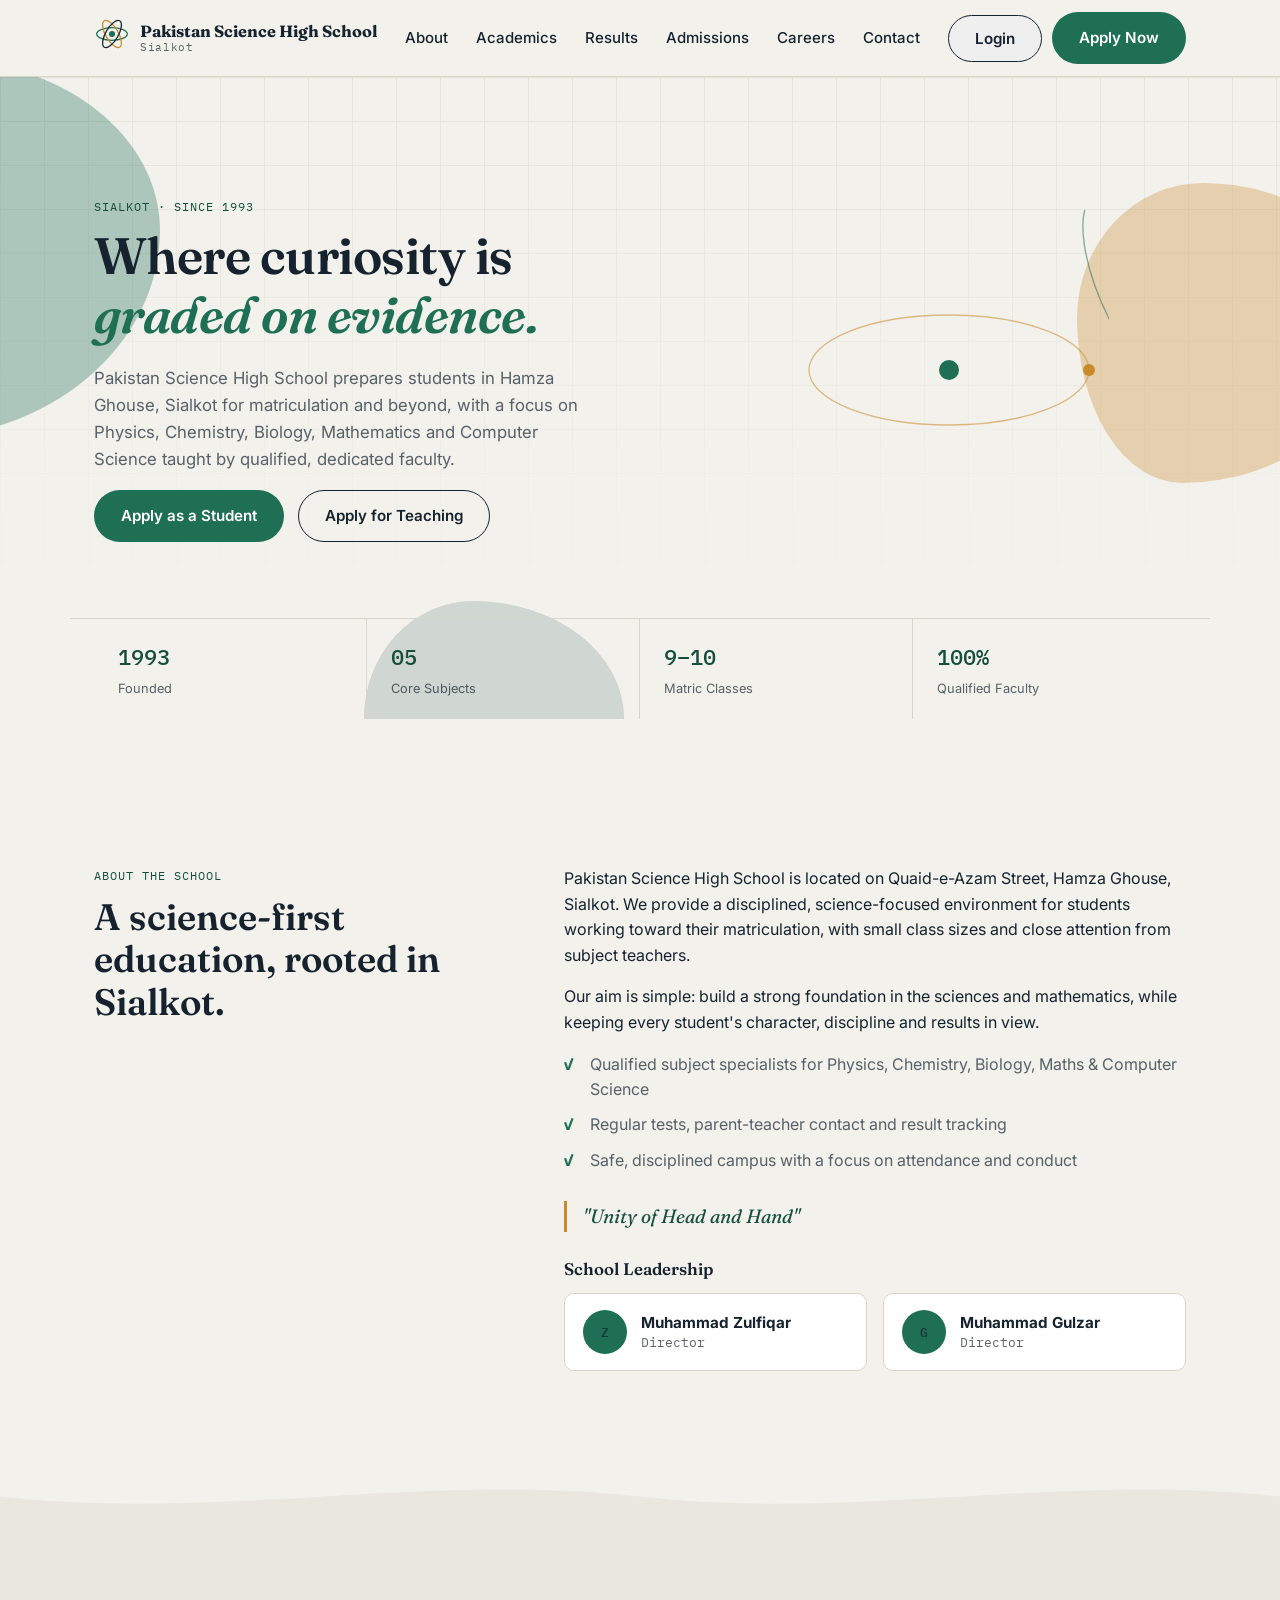
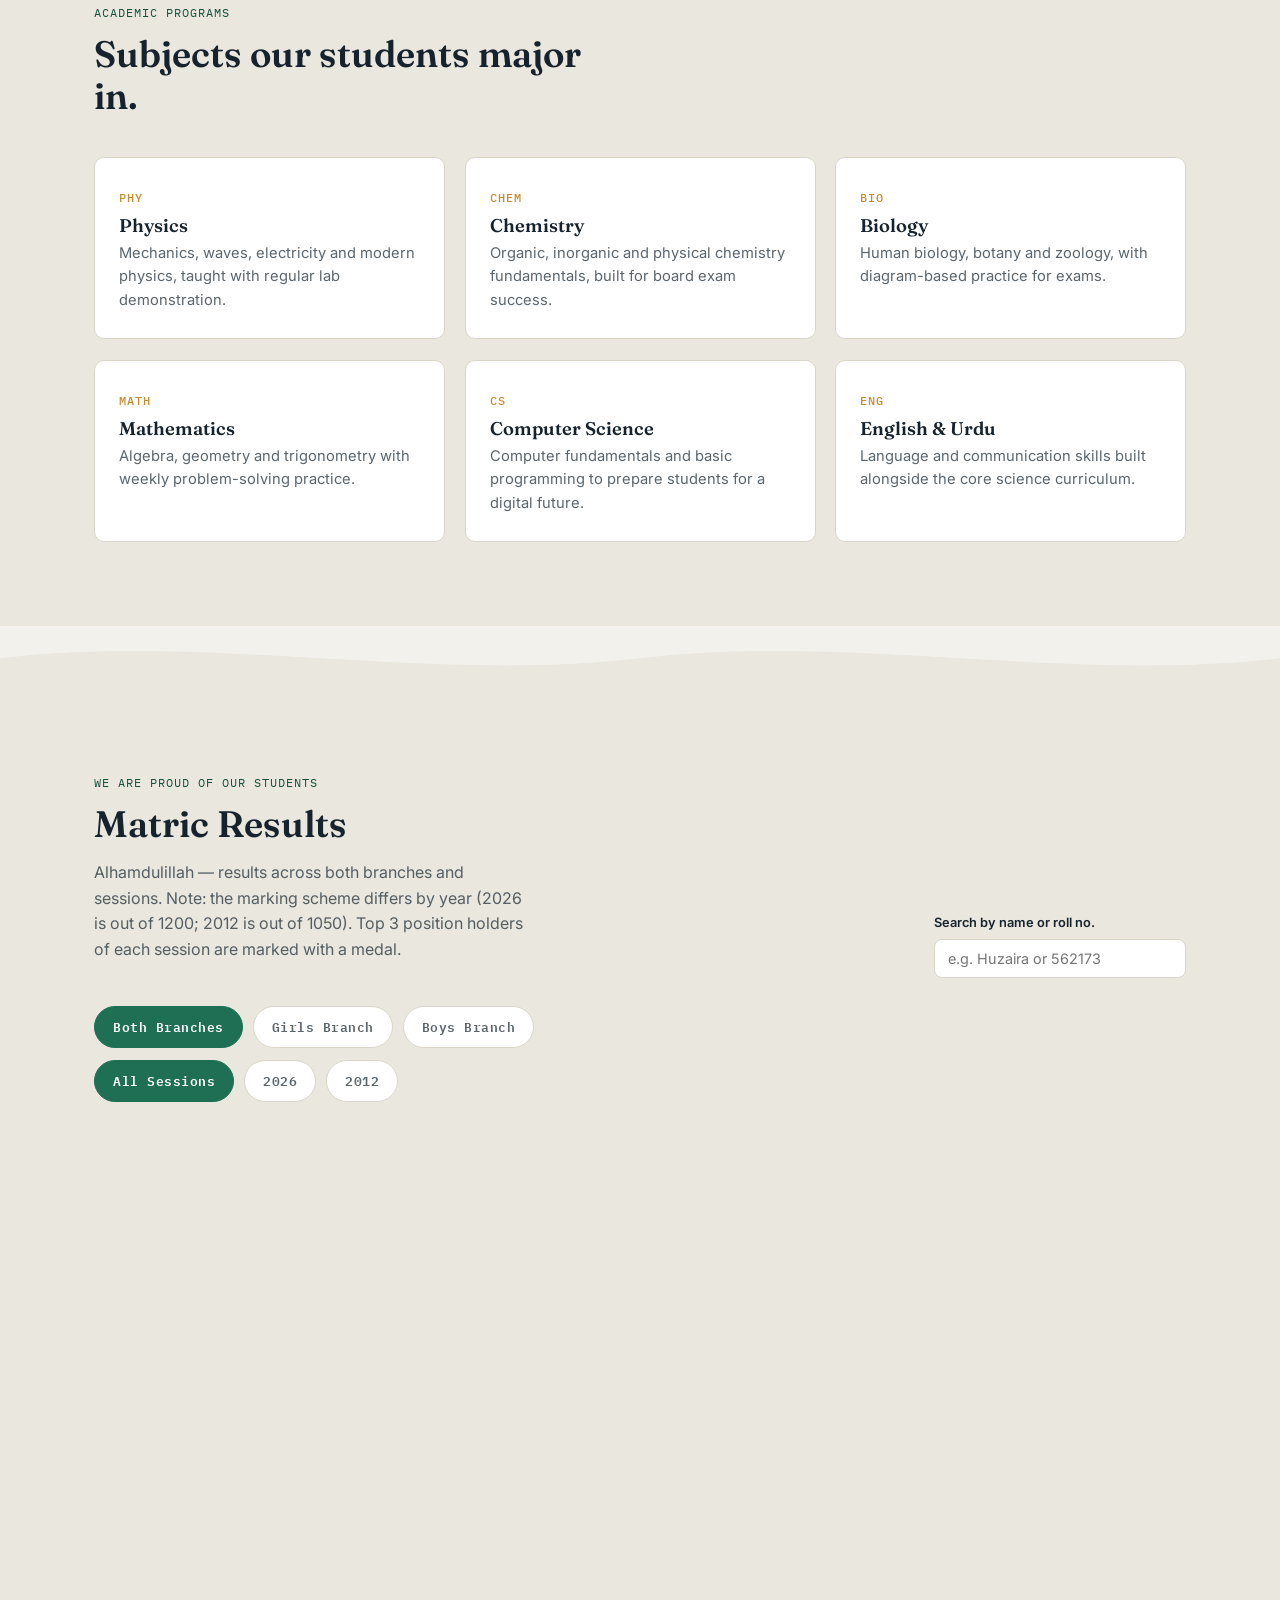
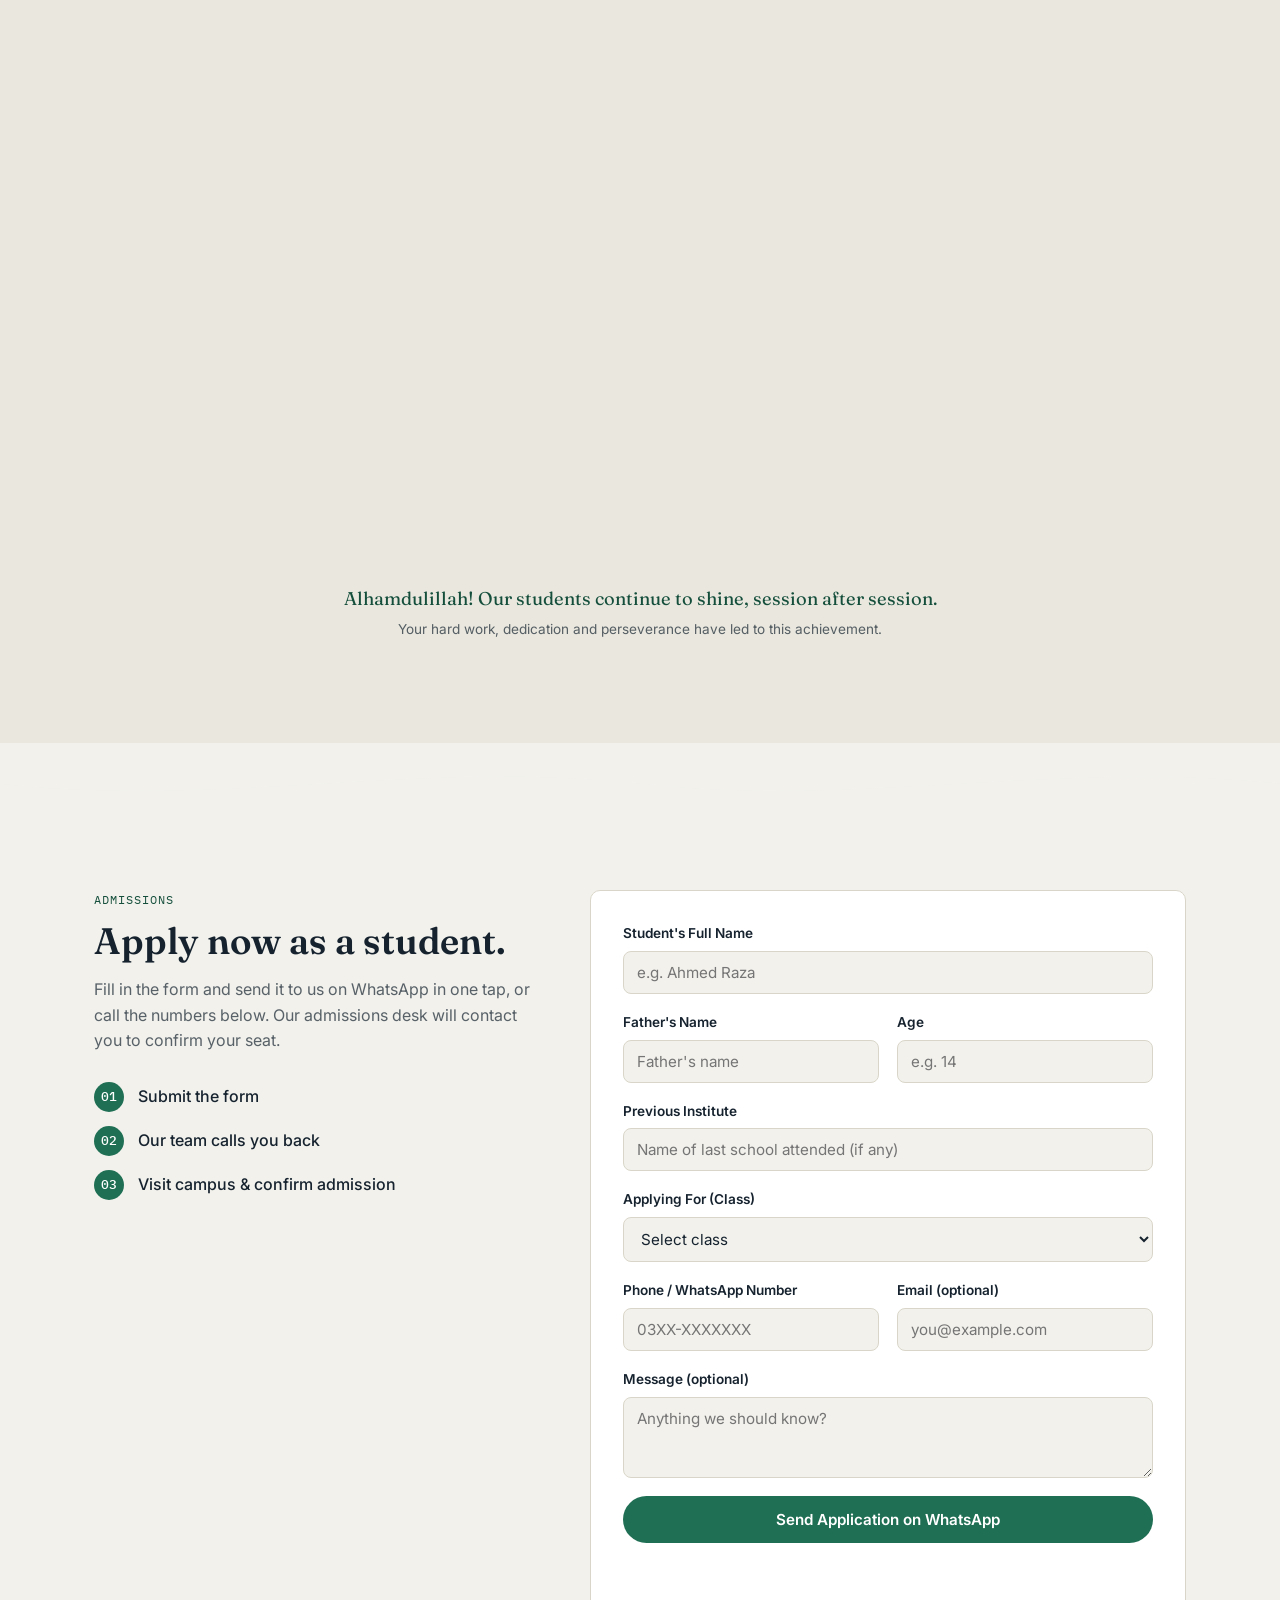
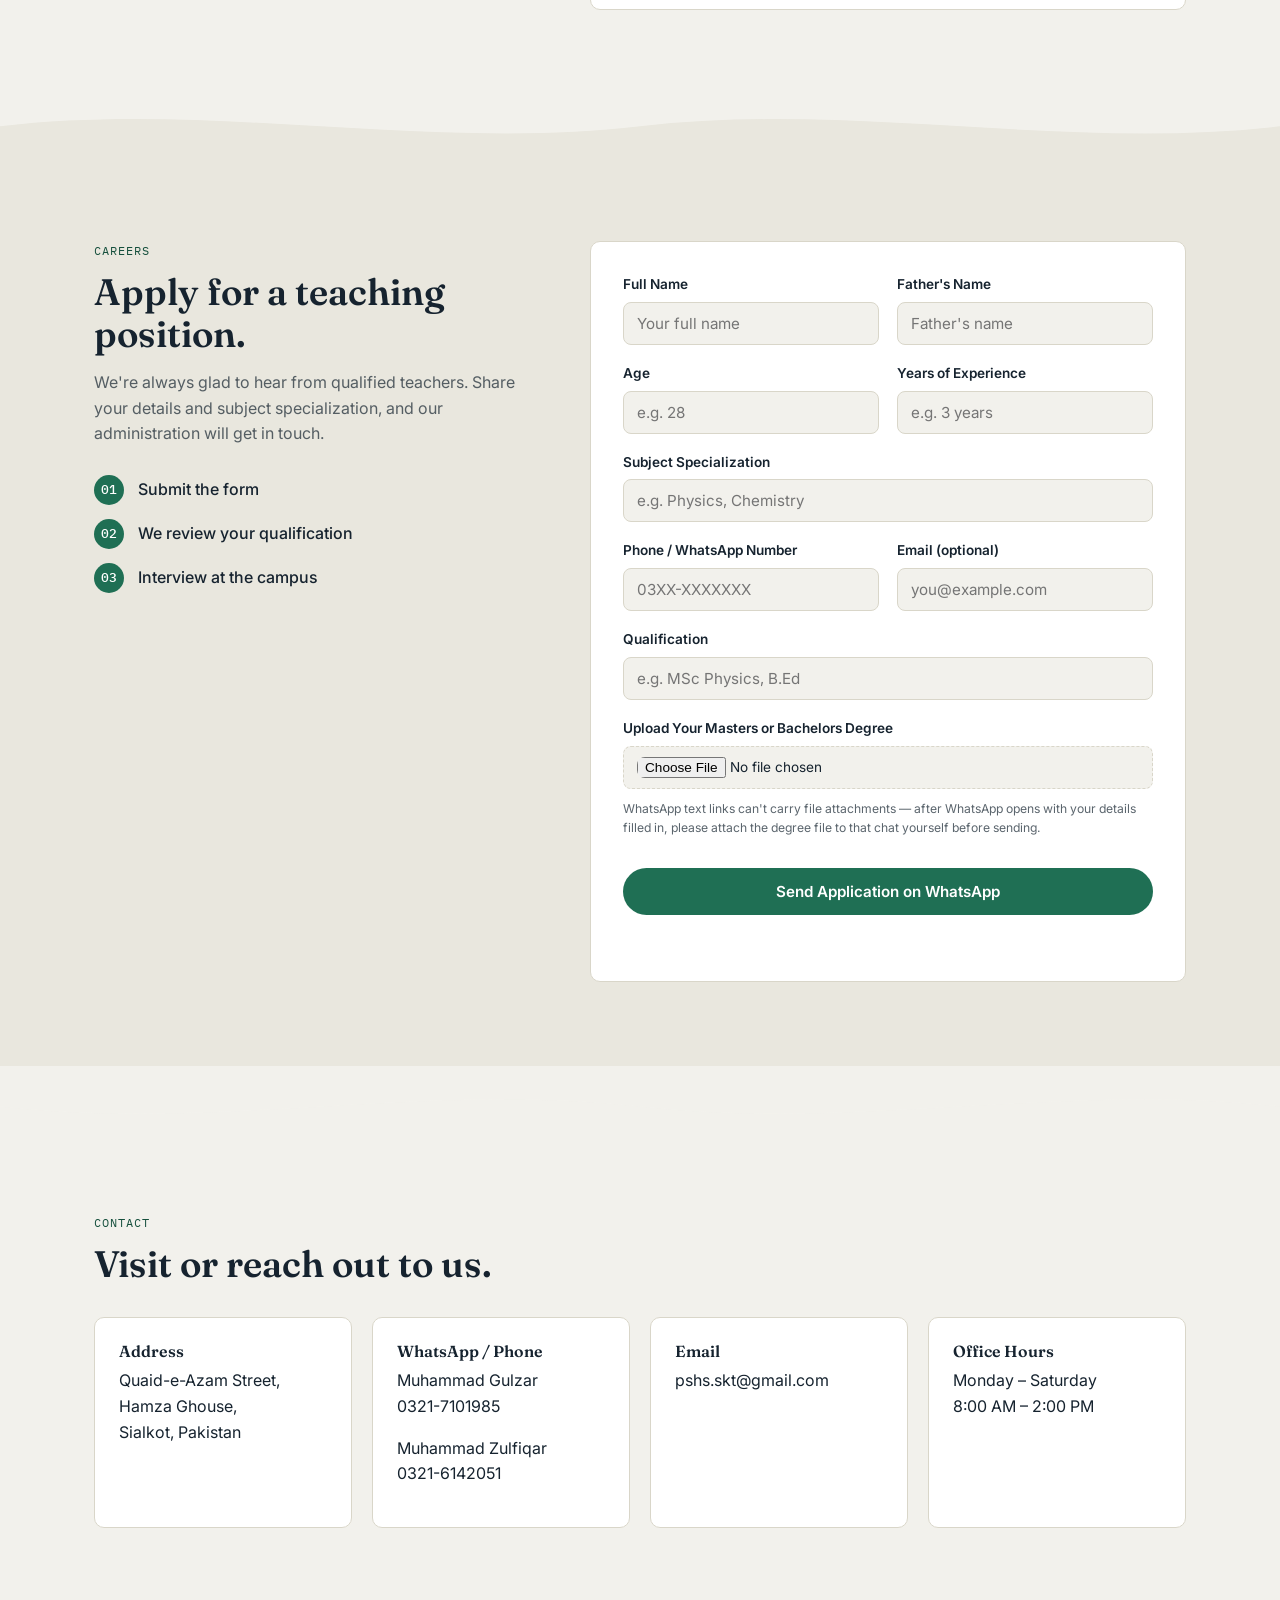
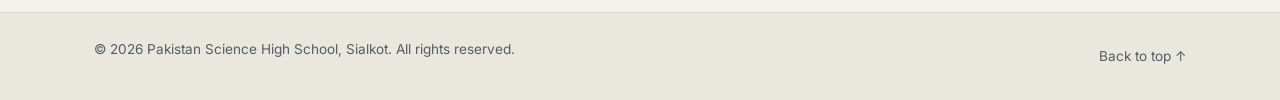
<file: pshs.html>
<!DOCTYPE html>
<html lang="en">
<head>
<meta charset="UTF-8">
<meta name="viewport" content="width=device-width, initial-scale=1.0">
<title>Pakistan Science High School — Sialkot</title>
<meta name="description" content="Pakistan Science High School, Quaid-e-Azam Street, Hamza Ghouse, Sialkot. Admissions open for students. Apply for teaching positions.">

<!-- Google Fonts: Fraunces (headings), Inter (body), IBM Plex Mono (labels/stats) -->
<link rel="preconnect" href="https://fonts.googleapis.com">
<link rel="preconnect" href="https://fonts.gstatic.com" crossorigin>
<link href="https://fonts.googleapis.com/css2?family=Fraunces:opsz,wght@9..144,400;9..144,500;9..144,600;9..144,700&family=Inter:wght@400;500;600;700&family=IBM+Plex+Mono:wght@400;500&display=swap" rel="stylesheet">

<link rel="stylesheet" href="pshs.css">
</head>
<body>

<!-- Shared SVG goo filter — makes the blobs behind the hero and medal badges feel liquid rather than flat shapes -->
<svg width="0" height="0" style="position:absolute" aria-hidden="true">
  <defs>
    <filter id="liquid-goo">
      <feGaussianBlur in="SourceGraphic" stdDeviation="14" result="blur" />
      <feColorMatrix in="blur" mode="matrix"
        values="1 0 0 0 0  0 1 0 0 0  0 0 1 0 0  0 0 0 22 -11" result="goo" />
      <feBlend in="SourceGraphic" in2="goo" />
    </filter>
  </defs>
</svg>

<!-- ============ HEADER / NAV ============ -->
<header class="site-header" id="top">
  <div class="wrap header-inner">
    <a href="#top" class="brand">
      <span class="brand-mark" aria-hidden="true">
        <svg viewBox="0 0 40 40" width="36" height="36">
          <circle cx="20" cy="20" r="3.4" fill="var(--pine)"/>
          <ellipse cx="20" cy="20" rx="17" ry="7" fill="none" stroke="var(--pine)" stroke-width="1.4"/>
          <ellipse cx="20" cy="20" rx="17" ry="7" fill="none" stroke="var(--amber)" stroke-width="1.4" transform="rotate(60 20 20)"/>
          <ellipse cx="20" cy="20" rx="17" ry="7" fill="none" stroke="var(--ink)" stroke-width="1.4" transform="rotate(120 20 20)"/>
        </svg>
      </span>
      <span class="brand-text">
        <strong>Pakistan Science High School</strong>
        <small>Sialkot</small>
      </span>
    </a>

    <nav class="main-nav" id="mainNav">
      <a href="#about">About</a>
      <a href="#academics">Academics</a>
      <a href="#results">Results</a>
      <a href="#admissions">Admissions</a>
      <a href="#careers">Careers</a>
      <a href="#contact">Contact</a>
    </nav>

    <div class="header-cta">
      <button type="button" class="btn btn-ghost" id="loginOpenBtn">Login</button>
      <a href="#admissions" class="btn btn-primary">Apply Now</a>
    </div>

    <button class="nav-toggle" id="navToggle" aria-label="Toggle menu" aria-expanded="false">
      <span></span><span></span><span></span>
    </button>
  </div>
</header>

<!-- ============ LOGIN MODAL (front-end only for now — no backend connected yet) ============ -->
<div class="login-overlay" id="loginOverlay" aria-hidden="true">
  <div class="login-modal" role="dialog" aria-modal="true" aria-labelledby="loginModalTitle">
    <button type="button" class="login-close" id="loginCloseBtn" aria-label="Close login">&times;</button>

    <div class="login-tabs" role="tablist">
      <button type="button" class="login-tab is-active" data-login-tab="student">Student / Parent</button>
      <button type="button" class="login-tab" data-login-tab="admin">Admin</button>
    </div>

    <div class="login-panel is-active" data-login-panel="student">
      <h3 id="loginModalTitle">Student / Parent Login</h3>
      <p class="login-sub">Log in with your roll number to view your result and admission status.</p>
      <form class="login-form" id="studentLoginForm">
        <div class="form-row">
          <label for="loginRoll">Roll Number</label>
          <input type="text" id="loginRoll" placeholder="e.g. 562173" required>
        </div>
        <div class="form-row">
          <label for="loginPass">Password</label>
          <input type="password" id="loginPass" placeholder="••••••••" required>
        </div>
        <button type="submit" class="btn btn-primary btn-block">Log In</button>
        <p class="form-note" id="studentLoginNote"></p>
      </form>
    </div>

    <div class="login-panel" data-login-panel="admin">
      <h3>Admin Login</h3>
      <p class="login-sub">For school staff to manage results and applications.</p>
      <form class="login-form" id="adminLoginForm">
        <div class="form-row">
          <label for="adminUser">Username</label>
          <input type="text" id="adminUser" placeholder="Admin username" required>
        </div>
        <div class="form-row">
          <label for="adminPass">Password</label>
          <input type="password" id="adminPass" placeholder="••••••••" required>
        </div>
        <button type="submit" class="btn btn-primary btn-block">Log In</button>
        <p class="form-note" id="adminLoginNote"></p>
      </form>
    </div>
  </div>
</div>

<!-- ============ HERO ============ -->
<section class="hero" id="heroSection">
  <div class="hero-grid" aria-hidden="true"></div>
  <div class="liquid-blobs" aria-hidden="true">
    <div class="blob blob-1"></div>
    <div class="blob blob-2"></div>
    <div class="blob blob-3"></div>
  </div>
  <div class="wrap hero-inner">
    <div class="hero-copy">
      <p class="eyebrow">Sialkot · Since 1993</p>
      <h1>Where curiosity is <span>graded on evidence.</span></h1>
      <p class="hero-lede">
        Pakistan Science High School prepares students in Hamza Ghouse, Sialkot for
        matriculation and beyond, with a focus on Physics, Chemistry, Biology,
        Mathematics and Computer Science taught by qualified, dedicated faculty.
      </p>
      <div class="hero-actions">
        <a href="#admissions" class="btn btn-primary">Apply as a Student</a>
        <a href="#careers" class="btn btn-ghost">Apply for Teaching</a>
      </div>
    </div>

    <div class="hero-orbit" aria-hidden="true">
      <svg viewBox="0 0 320 320" width="320" height="320">
        <circle cx="160" cy="160" r="10" fill="var(--pine)"/>
        <g class="orbit-group">
          <ellipse cx="160" cy="160" rx="140" ry="55" class="orbit-ring orbit-1"/>
          <circle cx="300" cy="160" r="6" fill="var(--amber)" class="orbit-e orbit-e1"/>
        </g>
        <g class="orbit-group" transform="rotate(60 160 160)">
          <ellipse cx="160" cy="160" rx="140" ry="55" class="orbit-ring orbit-2"/>
          <circle cx="20" cy="160" r="6" fill="var(--pine)" class="orbit-e orbit-e2"/>
        </g>
        <g class="orbit-group" transform="rotate(120 160 160)">
          <ellipse cx="160" cy="160" rx="140" ry="55" class="orbit-ring orbit-3"/>
          <circle cx="160" cy="105" r="6" fill="var(--ink)" class="orbit-e orbit-e3"/>
        </g>
      </svg>
    </div>
  </div>

  <div class="wrap stats-row reveal">
    <div class="stat"><span class="stat-num">1993</span><span class="stat-label">Founded</span></div>
    <div class="stat"><span class="stat-num">05</span><span class="stat-label">Core Subjects</span></div>
    <div class="stat"><span class="stat-num">9–10</span><span class="stat-label">Matric Classes</span></div>
    <div class="stat"><span class="stat-num">100%</span><span class="stat-label">Qualified Faculty</span></div>
  </div>
</section>

<div class="wave-divider" aria-hidden="true">
  <svg viewBox="0 0 1440 100" preserveAspectRatio="none"><path d="M0,40 C 240,10 480,70 720,40 C 960,10 1200,70 1440,40 L1440,100 L0,100 Z" fill="var(--paper)"/></svg>
</div>

<!-- ============ ABOUT ============ -->
<section class="section" id="about">
  <div class="wrap about-grid">
    <div class="section-head reveal">
      <p class="eyebrow">About the School</p>
      <h2>A science-first education, rooted in Sialkot.</h2>
    </div>
    <div class="about-body reveal">
      <p>
        Pakistan Science High School is located on Quaid-e-Azam Street, Hamza Ghouse,
        Sialkot. We provide a disciplined, science-focused environment for students
        working toward their matriculation, with small class sizes and close
        attention from subject teachers.
      </p>
      <p>
        Our aim is simple: build a strong foundation in the sciences and mathematics,
        while keeping every student's character, discipline and results in view.
      </p>
      <ul class="check-list">
        <li>Qualified subject specialists for Physics, Chemistry, Biology, Maths &amp; Computer Science</li>
        <li>Regular tests, parent-teacher contact and result tracking</li>
        <li>Safe, disciplined campus with a focus on attendance and conduct</li>
      </ul>
      <p class="motto">"Unity of Head and Hand"</p>

      <div class="leadership">
        <h3>School Leadership</h3>
        <div class="leadership-grid reveal-group">
          <div class="leader-card reveal" style="--i:0">
            <span class="leader-initial">Z</span>
            <div>
              <strong>Muhammad Zulfiqar</strong>
              <span>Director</span>
            </div>
          </div>
          <div class="leader-card reveal" style="--i:1">
            <span class="leader-initial">G</span>
            <div>
              <strong>Muhammad Gulzar</strong>
              <span>Director</span>
            </div>
          </div>
        </div>
      </div>
    </div>
  </div>
</section>

<div class="wave-divider" aria-hidden="true">
  <svg viewBox="0 0 1440 100" preserveAspectRatio="none"><path d="M0,50 C 240,80 480,20 720,50 C 960,80 1200,20 1440,50 L1440,100 L0,100 Z" fill="var(--paper-2)"/></svg>
</div>

<!-- ============ ACADEMICS ============ -->
<section class="section section-alt" id="academics">
  <div class="wrap">
    <div class="section-head reveal">
      <p class="eyebrow">Academic Programs</p>
      <h2>Subjects our students major in.</h2>
    </div>

    <div class="subject-grid reveal-group">
      <article class="subject-card reveal" style="--i:0">
        <span class="subject-code">PHY</span>
        <h3>Physics</h3>
        <p>Mechanics, waves, electricity and modern physics, taught with regular lab demonstration.</p>
      </article>
      <article class="subject-card reveal" style="--i:1">
        <span class="subject-code">CHEM</span>
        <h3>Chemistry</h3>
        <p>Organic, inorganic and physical chemistry fundamentals, built for board exam success.</p>
      </article>
      <article class="subject-card reveal" style="--i:2">
        <span class="subject-code">BIO</span>
        <h3>Biology</h3>
        <p>Human biology, botany and zoology, with diagram-based practice for exams.</p>
      </article>
      <article class="subject-card reveal" style="--i:3">
        <span class="subject-code">MATH</span>
        <h3>Mathematics</h3>
        <p>Algebra, geometry and trigonometry with weekly problem-solving practice.</p>
      </article>
      <article class="subject-card reveal" style="--i:4">
        <span class="subject-code">CS</span>
        <h3>Computer Science</h3>
        <p>Computer fundamentals and basic programming to prepare students for a digital future.</p>
      </article>
      <article class="subject-card reveal" style="--i:5">
        <span class="subject-code">ENG</span>
        <h3>English &amp; Urdu</h3>
        <p>Language and communication skills built alongside the core science curriculum.</p>
      </article>
    </div>
  </div>
</section>

<div class="wave-divider" aria-hidden="true">
  <svg viewBox="0 0 1440 100" preserveAspectRatio="none"><path d="M0,40 C 240,10 480,70 720,40 C 960,10 1200,70 1440,40 L1440,100 L0,100 Z" fill="var(--paper-2)"/></svg>
</div>

<!-- ============ MATRIC RESULTS ============ -->
<section class="section section-alt" id="results">
  <div class="wrap">
    <div class="section-head results-head reveal">
      <div>
        <p class="eyebrow">We Are Proud Of Our Students</p>
        <h2>Matric Results</h2>
        <p class="section-sub">Alhamdulillah — results across both branches and sessions. Note: the marking scheme differs by year (2026 is out of 1200; 2012 is out of 1050). Top 3 position holders of each session are marked with a medal.</p>
      </div>
      <div class="results-search">
        <label for="resultSearch">Search by name or roll no.</label>
        <input type="text" id="resultSearch" placeholder="e.g. Huzaira or 562173">
      </div>
    </div>

    <div class="filter-tabs-group reveal">
      <div class="session-tabs" id="branchTabs" role="tablist" aria-label="Select school branch">
        <button type="button" class="session-tab is-active" data-branch="all">Both Branches</button>
        <button type="button" class="session-tab" data-branch="girls">Girls Branch</button>
        <button type="button" class="session-tab" data-branch="boys">Boys Branch</button>
      </div>
      <div class="session-tabs" id="sessionTabs" role="tablist" aria-label="Select result session">
        <button type="button" class="session-tab is-active" data-session="all">All Sessions</button>
        <button type="button" class="session-tab" data-session="2026">2026</button>
        <button type="button" class="session-tab" data-session="2012">2012</button>
      </div>
    </div>

    <div class="table-scroll reveal">
      <table class="results-table" id="resultsTable">
        <thead>
          <tr>
            <th>Branch</th>
            <th>Session</th>
            <th>Rank</th>
            <th>Name</th>
            <th>Roll No.</th>
            <th>Total Marks</th>
          </tr>
        </thead>
        <tbody>
          <tr data-branch="girls" data-session="2026" data-medal="gold"><td>Girls</td><td>2026</td><td>1</td><td>Huzaira</td><td>562173</td><td>1076</td></tr>
          <tr data-branch="girls" data-session="2026" data-medal="silver"><td>Girls</td><td>2026</td><td>2</td><td>Musfira</td><td>562830</td><td>1045</td></tr>
          <tr data-branch="girls" data-session="2026" data-medal="bronze"><td>Girls</td><td>2026</td><td>3</td><td>Noor Jannat</td><td>563238</td><td>1018</td></tr>
          <tr data-branch="girls" data-session="2026"><td>Girls</td><td>2026</td><td>4</td><td>Fajar Imran</td><td>562527</td><td>1001</td></tr>
          <tr data-branch="girls" data-session="2026"><td>Girls</td><td>2026</td><td>5</td><td>Ume-Maktum</td><td>562067</td><td>986</td></tr>
          <tr data-branch="girls" data-session="2026"><td>Girls</td><td>2026</td><td>6</td><td>Hafsa Asif</td><td>562725</td><td>952</td></tr>
          <tr data-branch="girls" data-session="2026"><td>Girls</td><td>2026</td><td>7</td><td>Aroosh Imran</td><td>562752</td><td>948</td></tr>
          <tr data-branch="girls" data-session="2026"><td>Girls</td><td>2026</td><td>8</td><td>Maryam</td><td>565075</td><td>887</td></tr>
          <tr data-branch="girls" data-session="2026"><td>Girls</td><td>2026</td><td>9</td><td>Hina</td><td>565561</td><td>880</td></tr>
          <tr data-branch="girls" data-session="2026"><td>Girls</td><td>2026</td><td>10</td><td>Maleeha Idrees</td><td>562424</td><td>878</td></tr>
          <tr data-branch="girls" data-session="2026"><td>Girls</td><td>2026</td><td>11</td><td>Amna Shahid</td><td>565536</td><td>877</td></tr>
          <tr data-branch="girls" data-session="2026"><td>Girls</td><td>2026</td><td>12</td><td>Noor Fatima</td><td>563162</td><td>876</td></tr>
          <tr data-branch="girls" data-session="2026"><td>Girls</td><td>2026</td><td>13</td><td>Aroosh</td><td>565457</td><td>873</td></tr>
          <tr data-branch="girls" data-session="2026"><td>Girls</td><td>2026</td><td>14</td><td>Kashaf</td><td>561863</td><td>853</td></tr>
          <tr data-branch="girls" data-session="2026"><td>Girls</td><td>2026</td><td>15</td><td>Bushra Aman</td><td>562330</td><td>852</td></tr>
          <tr data-branch="girls" data-session="2026"><td>Girls</td><td>2026</td><td>16</td><td>Minahil Hafeez</td><td>562295</td><td>851</td></tr>
          <tr data-branch="girls" data-session="2026"><td>Girls</td><td>2026</td><td>17</td><td>Noor Shafiq</td><td>562104</td><td>849</td></tr>
          <tr data-branch="girls" data-session="2026"><td>Girls</td><td>2026</td><td>18</td><td>Hadia Razzaq</td><td>644503</td><td>848</td></tr>
          <tr data-branch="girls" data-session="2026"><td>Girls</td><td>2026</td><td>19</td><td>Radia Fatimma</td><td>565088</td><td>837</td></tr>
          <tr data-branch="girls" data-session="2026"><td>Girls</td><td>2026</td><td>20</td><td>Noor Fatima Tahir</td><td>565168</td><td>819</td></tr>
          <tr data-branch="girls" data-session="2026"><td>Girls</td><td>2026</td><td>21</td><td>Kalsoom Irfan</td><td>643746</td><td>793</td></tr>
          <tr data-branch="girls" data-session="2026"><td>Girls</td><td>2026</td><td>22</td><td>Esha Noor</td><td>645829</td><td>787</td></tr>
          <tr data-branch="girls" data-session="2026"><td>Girls</td><td>2026</td><td>23</td><td>Esha Noor Shoukat</td><td>562210</td><td>759</td></tr>
          <tr data-branch="girls" data-session="2026"><td>Girls</td><td>2026</td><td>24</td><td>Fatima Asim</td><td>561901</td><td>750</td></tr>
          <tr data-branch="girls" data-session="2026"><td>Girls</td><td>2026</td><td>25</td><td>Razia</td><td>563137</td><td>743</td></tr>
          <tr data-branch="girls" data-session="2026"><td>Girls</td><td>2026</td><td>26</td><td>Fatimma Irfan</td><td>562633</td><td>740</td></tr>
          <tr data-branch="girls" data-session="2026"><td>Girls</td><td>2026</td><td>27</td><td>Memoona Zul</td><td>643901</td><td>722</td></tr>
          <tr data-branch="girls" data-session="2026"><td>Girls</td><td>2026</td><td>28</td><td>Kashaf Imaan</td><td>644247</td><td>717</td></tr>
          <tr data-branch="girls" data-session="2026"><td>Girls</td><td>2026</td><td>29</td><td>Sara Khan</td><td>565249</td><td>706</td></tr>
          <tr data-branch="girls" data-session="2026"><td>Girls</td><td>2026</td><td>30</td><td>Maira Arshad</td><td>565339</td><td>690</td></tr>
          <tr data-branch="girls" data-session="2026"><td>Girls</td><td>2026</td><td>31</td><td>Sadia Kashaf</td><td>562562</td><td>675</td></tr>
          <tr data-branch="girls" data-session="2026"><td>Girls</td><td>2026</td><td>32</td><td>Ayesha Nasir</td><td>646287</td><td>627</td></tr>
          <tr data-branch="girls" data-session="2026"><td>Girls</td><td>2026</td><td>33</td><td>Fajjar Shahid</td><td>646169</td><td>625</td></tr>
          <tr data-branch="girls" data-session="2026"><td>Girls</td><td>2026</td><td>34</td><td>Amna Ramzan</td><td>643881</td><td>570</td></tr>
          <tr data-branch="girls" data-session="2012" data-medal="gold"><td>Girls</td><td>2012</td><td>1</td><td>Aimen Sohail</td><td>417987</td><td>928</td></tr>
          <tr data-branch="girls" data-session="2012" data-medal="silver"><td>Girls</td><td>2012</td><td>2</td><td>Huma Noor</td><td>417986</td><td>907</td></tr>
          <tr data-branch="girls" data-session="2012" data-medal="bronze"><td>Girls</td><td>2012</td><td>3</td><td>Hafsa Batool</td><td>417967</td><td>903</td></tr>
          <tr data-branch="girls" data-session="2012"><td>Girls</td><td>2012</td><td>4</td><td>Rabia Iqbal</td><td>417984</td><td>902</td></tr>
          <tr data-branch="girls" data-session="2012"><td>Girls</td><td>2012</td><td>5</td><td>Atika Sajjad Ahmed</td><td>417985</td><td>875</td></tr>
          <tr data-branch="girls" data-session="2012"><td>Girls</td><td>2012</td><td>6</td><td>Nimra Nadeem</td><td>417991</td><td>808</td></tr>
          <tr data-branch="girls" data-session="2012"><td>Girls</td><td>2012</td><td>7</td><td>Rukhsar Khalid</td><td>417970</td><td>807</td></tr>
          <tr data-branch="girls" data-session="2012"><td>Girls</td><td>2012</td><td>8</td><td>Anam Iqbal</td><td>417983</td><td>804</td></tr>
          <tr data-branch="girls" data-session="2012"><td>Girls</td><td>2012</td><td>9</td><td>Zaib U Nisa</td><td>417964</td><td>789</td></tr>
          <tr data-branch="girls" data-session="2012"><td>Girls</td><td>2012</td><td>10</td><td>Aqsa Tariq</td><td>417990</td><td>780</td></tr>
          <tr data-branch="girls" data-session="2012"><td>Girls</td><td>2012</td><td>11</td><td>Sayra</td><td>417976</td><td>778</td></tr>
          <tr data-branch="girls" data-session="2012"><td>Girls</td><td>2012</td><td>12</td><td>La Raib</td><td>417978</td><td>757</td></tr>
          <tr data-branch="girls" data-session="2012"><td>Girls</td><td>2012</td><td>13</td><td>Zaib-Un-Nisa</td><td>417966</td><td>749</td></tr>
          <tr data-branch="girls" data-session="2012"><td>Girls</td><td>2012</td><td>14</td><td>Majida Bi Bi</td><td>417993</td><td>740</td></tr>
          <tr data-branch="girls" data-session="2012"><td>Girls</td><td>2012</td><td>15</td><td>Hifsa Javed</td><td>417992</td><td>736</td></tr>
          <tr data-branch="girls" data-session="2012"><td>Girls</td><td>2012</td><td>16</td><td>Kainat Fatima</td><td>417975</td><td>734</td></tr>
          <tr data-branch="girls" data-session="2012"><td>Girls</td><td>2012</td><td>17</td><td>Esma</td><td>417957</td><td>719</td></tr>
          <tr data-branch="girls" data-session="2012"><td>Girls</td><td>2012</td><td>18</td><td>Ayesha Kishwar</td><td>417958</td><td>718</td></tr>
          <tr data-branch="girls" data-session="2012"><td>Girls</td><td>2012</td><td>19</td><td>Zainab Aman Ul Haq</td><td>417971</td><td>718</td></tr>
          <tr data-branch="girls" data-session="2012"><td>Girls</td><td>2012</td><td>20</td><td>Kiran Waris</td><td>417963</td><td>709</td></tr>
          <tr data-branch="girls" data-session="2012"><td>Girls</td><td>2012</td><td>21</td><td>Aqsa Shahzadi</td><td>417974</td><td>703</td></tr>
          <tr data-branch="girls" data-session="2012"><td>Girls</td><td>2012</td><td>22</td><td>Maria Manawar</td><td>417965</td><td>695</td></tr>
          <tr data-branch="girls" data-session="2012"><td>Girls</td><td>2012</td><td>23</td><td>Mubbara Mushtaq</td><td>417973</td><td>689</td></tr>
          <tr data-branch="girls" data-session="2012"><td>Girls</td><td>2012</td><td>24</td><td>Benish Sarfraz Ahmed</td><td>417988</td><td>683</td></tr>
          <tr data-branch="girls" data-session="2012"><td>Girls</td><td>2012</td><td>25</td><td>Arshiya</td><td>417977</td><td>673</td></tr>
          <tr data-branch="girls" data-session="2012"><td>Girls</td><td>2012</td><td>26</td><td>Nimra</td><td>417979</td><td>658</td></tr>
          <tr data-branch="girls" data-session="2012"><td>Girls</td><td>2012</td><td>27</td><td>Sunaina Shafiq Butt</td><td>417972</td><td>653</td></tr>
          <tr data-branch="girls" data-session="2012"><td>Girls</td><td>2012</td><td>28</td><td>Saba Sundas</td><td>417959</td><td>652</td></tr>
          <tr data-branch="girls" data-session="2012"><td>Girls</td><td>2012</td><td>29</td><td>Jonica Javed</td><td>417989</td><td>647</td></tr>
          <tr data-branch="girls" data-session="2012"><td>Girls</td><td>2012</td><td>30</td><td>Zainab Dillawer</td><td>417981</td><td>634</td></tr>
          <tr data-branch="girls" data-session="2012"><td>Girls</td><td>2012</td><td>31</td><td>Sameena Bi Bi</td><td>417994</td><td>569</td></tr>
          <tr data-branch="girls" data-session="2012"><td>Girls</td><td>2012</td><td>32</td><td>Hifza Majeed</td><td>417969</td><td>563</td></tr>
          <tr data-branch="girls" data-session="2012"><td>Girls</td><td>2012</td><td>33</td><td>Faryal Fatima</td><td>417968</td><td>557</td></tr>
          <tr data-branch="girls" data-session="2012"><td>Girls</td><td>2012</td><td>34</td><td>Adila Iqbal</td><td>417960</td><td>555</td></tr>
          <tr data-branch="girls" data-session="2012"><td>Girls</td><td>2012</td><td>35</td><td>Sanober Sabir Jan</td><td>417980</td><td>546</td></tr>
          <tr data-branch="boys" data-session="2012" data-medal="gold"><td>Boys</td><td>2012</td><td>1</td><td>Tayyab Danial Aslam</td><td>450825</td><td>908</td></tr>
          <tr data-branch="boys" data-session="2012" data-medal="silver"><td>Boys</td><td>2012</td><td>2</td><td>Husnain Aziz</td><td>450824</td><td>869</td></tr>
          <tr data-branch="boys" data-session="2012" data-medal="bronze"><td>Boys</td><td>2012</td><td>3</td><td>Shabab Umer</td><td>450826</td><td>799</td></tr>
          <tr data-branch="boys" data-session="2012"><td>Boys</td><td>2012</td><td>4</td><td>Muhammad Arslan Tayyab</td><td>450803</td><td>791</td></tr>
          <tr data-branch="boys" data-session="2012"><td>Boys</td><td>2012</td><td>5</td><td>Abdullah</td><td>450818</td><td>776</td></tr>
          <tr data-branch="boys" data-session="2012"><td>Boys</td><td>2012</td><td>6</td><td>Muhammad Ali</td><td>450814</td><td>772</td></tr>
          <tr data-branch="boys" data-session="2012"><td>Boys</td><td>2012</td><td>7</td><td>Khurram Akram</td><td>450820</td><td>763</td></tr>
          <tr data-branch="boys" data-session="2012"><td>Boys</td><td>2012</td><td>8</td><td>Muhammad Fahad Ali</td><td>450794</td><td>755</td></tr>
          <tr data-branch="boys" data-session="2012"><td>Boys</td><td>2012</td><td>9</td><td>Abu Bakar Asees</td><td>450830</td><td>720</td></tr>
          <tr data-branch="boys" data-session="2012"><td>Boys</td><td>2012</td><td>10</td><td>Ali Haider</td><td>450845</td><td>718</td></tr>
          <tr data-branch="boys" data-session="2012"><td>Boys</td><td>2012</td><td>11</td><td>Kamran</td><td>450823</td><td>715</td></tr>
          <tr data-branch="boys" data-session="2012"><td>Boys</td><td>2012</td><td>12</td><td>Tayyab Sarwar</td><td>450840</td><td>700</td></tr>
          <tr data-branch="boys" data-session="2012"><td>Boys</td><td>2012</td><td>13</td><td>Afzan Ahmed</td><td>450839</td><td>676</td></tr>
          <tr data-branch="boys" data-session="2012"><td>Boys</td><td>2012</td><td>14</td><td>Zeeshan Munawar</td><td>450828</td><td>664</td></tr>
          <tr data-branch="boys" data-session="2012"><td>Boys</td><td>2012</td><td>15</td><td>Mohsin Ali</td><td>450805</td><td>638</td></tr>
          <tr data-branch="boys" data-session="2012"><td>Boys</td><td>2012</td><td>16</td><td>Muhammad Mohaib Hassan</td><td>450819</td><td>628</td></tr>
          <tr data-branch="boys" data-session="2012"><td>Boys</td><td>2012</td><td>17</td><td>Muhammad Amnan</td><td>450838</td><td>615</td></tr>
          <tr data-branch="boys" data-session="2012"><td>Boys</td><td>2012</td><td>18</td><td>Zuhaib Zahoor</td><td>450837</td><td>594</td></tr>
          <tr data-branch="boys" data-session="2012"><td>Boys</td><td>2012</td><td>19</td><td>Muhammad Arslan</td><td>450800</td><td>584</td></tr>
          <tr data-branch="boys" data-session="2012"><td>Boys</td><td>2012</td><td>20</td><td>Zain Iqbal</td><td>450816</td><td>581</td></tr>
          <tr data-branch="boys" data-session="2012"><td>Boys</td><td>2012</td><td>21</td><td>Shahbaz Hussain</td><td>450831</td><td>580</td></tr>
          <tr data-branch="boys" data-session="2012"><td>Boys</td><td>2012</td><td>22</td><td>Ali Sheir Yar</td><td>450834</td><td>580</td></tr>
          <tr data-branch="boys" data-session="2012"><td>Boys</td><td>2012</td><td>23</td><td>Waleed Saleem Butt</td><td>450806</td><td>574</td></tr>
          <tr data-branch="boys" data-session="2012"><td>Boys</td><td>2012</td><td>24</td><td>Afzaal Waris</td><td>450827</td><td>568</td></tr>
          <tr data-branch="boys" data-session="2012"><td>Boys</td><td>2012</td><td>25</td><td>Muhammad Fizan Ali</td><td>450841</td><td>567</td></tr>
          <tr data-branch="boys" data-session="2012"><td>Boys</td><td>2012</td><td>26</td><td>Muhammad Abubakar</td><td>450842</td><td>566</td></tr>
          <tr data-branch="boys" data-session="2012"><td>Boys</td><td>2012</td><td>27</td><td>Muhammad Arfan</td><td>450817</td><td>560</td></tr>
          <tr data-branch="boys" data-session="2012"><td>Boys</td><td>2012</td><td>28</td><td>Ghalib Ahmed</td><td>450847</td><td>560</td></tr>
          <tr data-branch="boys" data-session="2012"><td>Boys</td><td>2012</td><td>29</td><td>Adeel Nazir</td><td>450829</td><td>551</td></tr>
          <tr data-branch="boys" data-session="2012"><td>Boys</td><td>2012</td><td>30</td><td>Rahman Ali</td><td>450848</td><td>545</td></tr>
          <tr data-branch="boys" data-session="2012"><td>Boys</td><td>2012</td><td>31</td><td>Oman</td><td>450809</td><td>544</td></tr>
          <tr data-branch="boys" data-session="2012"><td>Boys</td><td>2012</td><td>32</td><td>Ahmed Tanveer</td><td>450813</td><td>542</td></tr>
          <tr data-branch="boys" data-session="2012"><td>Boys</td><td>2012</td><td>33</td><td>Nouman Ahmed</td><td>450810</td><td>539</td></tr>
          <tr data-branch="boys" data-session="2012"><td>Boys</td><td>2012</td><td>34</td><td>Sajeel Sajid</td><td>450812</td><td>539</td></tr>
          <tr data-branch="boys" data-session="2012"><td>Boys</td><td>2012</td><td>35</td><td>Muhammad Zubair</td><td>450844</td><td>534</td></tr>
          <tr data-branch="boys" data-session="2012"><td>Boys</td><td>2012</td><td>36</td><td>Ali Raza</td><td>450797</td><td>526</td></tr>
          <tr data-branch="boys" data-session="2012"><td>Boys</td><td>2012</td><td>37</td><td>Muhammad Ameer Hamza</td><td>450804</td><td>524</td></tr>
          <tr data-branch="boys" data-session="2012"><td>Boys</td><td>2012</td><td>38</td><td>Khalil Ullah</td><td>450821</td><td>518</td></tr>
          <tr data-branch="boys" data-session="2012"><td>Boys</td><td>2012</td><td>39</td><td>Khawaja Muhammad Nomair</td><td>450808</td><td>507</td></tr>
          <tr data-branch="boys" data-session="2012"><td>Boys</td><td>2012</td><td>40</td><td>Muhammad Hamza</td><td>450836</td><td>504</td></tr>
          <tr data-branch="boys" data-session="2012"><td>Boys</td><td>2012</td><td>41</td><td>Sheeraz Akram</td><td>450832</td><td>503</td></tr>
          <tr data-branch="boys" data-session="2012"><td>Boys</td><td>2012</td><td>42</td><td>Khawaja Rayes Ahmed</td><td>450835</td><td>500</td></tr>
          <tr data-branch="boys" data-session="2012"><td>Boys</td><td>2012</td><td>43</td><td>Sameer Ullah Khan</td><td>450793</td><td>489</td></tr>
          <tr data-branch="boys" data-session="2012"><td>Boys</td><td>2012</td><td>44</td><td>Ali Abbas</td><td>450833</td><td>486</td></tr>
          <tr data-branch="boys" data-session="2012"><td>Boys</td><td>2012</td><td>45</td><td>Khizar Tariq</td><td>450843</td><td>486</td></tr>
          <tr data-branch="boys" data-session="2012"><td>Boys</td><td>2012</td><td>46</td><td>Shahroz Butt</td><td>450802</td><td>479</td></tr>
          <tr data-branch="boys" data-session="2012"><td>Boys</td><td>2012</td><td>47</td><td>Hassan Ali</td><td>450796</td><td>476</td></tr>
          <tr data-branch="boys" data-session="2012"><td>Boys</td><td>2012</td><td>48</td><td>Usama Javed</td><td>450815</td><td>469</td></tr>
          <tr data-branch="boys" data-session="2012"><td>Boys</td><td>2012</td><td>49</td><td>Zain Waheed</td><td>450811</td><td>464</td></tr>
          <tr data-branch="boys" data-session="2012"><td>Boys</td><td>2012</td><td>50</td><td>Muhammad Farooq</td><td>450822</td><td>439</td></tr>
        </tbody>
      </table>
      <p class="form-note" id="noResultsNote" style="display:none;">No matching student found.</p>
    </div>

    <p class="results-banner">Alhamdulillah! Our students continue to shine, session after session.<br>
      <small>Your hard work, dedication and perseverance have led to this achievement.</small>
    </p>
  </div>
</section>

<div class="wave-divider" aria-hidden="true">
  <svg viewBox="0 0 1440 100" preserveAspectRatio="none"><path d="M0,50 C 240,80 480,20 720,50 C 960,80 1200,20 1440,50 L1440,100 L0,100 Z" fill="var(--paper)"/></svg>
</div>

<!-- ============ ADMISSIONS (APPLY AS STUDENT) ============ -->
<section class="section" id="admissions">
  <div class="wrap admissions-grid">
    <div class="section-head reveal">
      <p class="eyebrow">Admissions</p>
      <h2>Apply now as a student.</h2>
      <p class="section-sub">
        Fill in the form and send it to us on WhatsApp in one tap, or call the
        numbers below. Our admissions desk will contact you to confirm your seat.
      </p>

      <ol class="steps">
        <li><span>01</span> Submit the form</li>
        <li><span>02</span> Our team calls you back</li>
        <li><span>03</span> Visit campus &amp; confirm admission</li>
      </ol>
    </div>

    <form class="app-form reveal" id="studentForm" novalidate>
      <div class="form-row">
        <label for="sName">Student's Full Name</label>
        <input type="text" id="sName" required placeholder="e.g. Ahmed Raza">
      </div>
      <div class="form-row two-col">
        <div>
          <label for="sFather">Father's Name</label>
          <input type="text" id="sFather" required placeholder="Father's name">
        </div>
        <div>
          <label for="sAge">Age</label>
          <input type="number" id="sAge" min="2" max="25" required placeholder="e.g. 14">
        </div>
      </div>
      <div class="form-row">
        <label for="sPrevSchool">Previous Institute</label>
        <input type="text" id="sPrevSchool" placeholder="Name of last school attended (if any)">
      </div>
      <div class="form-row">
        <label for="sGrade">Applying For (Class)</label>
        <select id="sGrade" required>
          <option value="" disabled selected>Select class</option>
          <option>Play Group</option>
          <option>Prep</option>
          <option>Class One</option>
          <option>Class Two</option>
          <option>Class Three</option>
          <option>Class Four</option>
          <option>Class Five</option>
          <option>Class Six</option>
          <option>Class Seven</option>
          <option>Pre-Nine (Science)</option>
          <option>Pre-Nine (Arts)</option>
          <option>Class Nine (Science)</option>
          <option>Class Nine (Arts)</option>
          <option>Class Ten (Science)</option>
          <option>Class Ten (Arts)</option>
        </select>
      </div>
      <div class="form-row two-col">
        <div>
          <label for="sPhone">Phone / WhatsApp Number</label>
          <input type="tel" id="sPhone" required placeholder="03XX-XXXXXXX">
        </div>
        <div>
          <label for="sEmail">Email (optional)</label>
          <input type="email" id="sEmail" placeholder="you@example.com">
        </div>
      </div>
      <div class="form-row">
        <label for="sMsg">Message (optional)</label>
        <textarea id="sMsg" rows="3" placeholder="Anything we should know?"></textarea>
      </div>
      <button type="submit" class="btn btn-primary btn-block">Send Application on WhatsApp</button>
      <p class="form-note" id="studentNote"></p>
    </form>
  </div>
</section>

<div class="wave-divider" aria-hidden="true">
  <svg viewBox="0 0 1440 100" preserveAspectRatio="none"><path d="M0,40 C 240,10 480,70 720,40 C 960,10 1200,70 1440,40 L1440,100 L0,100 Z" fill="var(--paper-2)"/></svg>
</div>

<!-- ============ CAREERS (APPLY FOR TEACHING) ============ -->
<section class="section section-alt" id="careers">
  <div class="wrap admissions-grid">
    <div class="section-head reveal">
      <p class="eyebrow">Careers</p>
      <h2>Apply for a teaching position.</h2>
      <p class="section-sub">
        We're always glad to hear from qualified teachers. Share your details
        and subject specialization, and our administration will get in touch.
      </p>

      <ol class="steps">
        <li><span>01</span> Submit the form</li>
        <li><span>02</span> We review your qualification</li>
        <li><span>03</span> Interview at the campus</li>
      </ol>
    </div>

    <form class="app-form reveal" id="teacherForm" novalidate>
      <div class="form-row two-col">
        <div>
          <label for="tName">Full Name</label>
          <input type="text" id="tName" required placeholder="Your full name">
        </div>
        <div>
          <label for="tFather">Father's Name</label>
          <input type="text" id="tFather" required placeholder="Father's name">
        </div>
      </div>
      <div class="form-row two-col">
        <div>
          <label for="tAge">Age</label>
          <input type="number" id="tAge" min="18" max="70" required placeholder="e.g. 28">
        </div>
        <div>
          <label for="tExp">Years of Experience</label>
          <input type="text" id="tExp" placeholder="e.g. 3 years">
        </div>
      </div>
      <div class="form-row">
        <label for="tSubject">Subject Specialization</label>
        <input type="text" id="tSubject" required placeholder="e.g. Physics, Chemistry">
      </div>
      <div class="form-row two-col">
        <div>
          <label for="tPhone">Phone / WhatsApp Number</label>
          <input type="tel" id="tPhone" required placeholder="03XX-XXXXXXX">
        </div>
        <div>
          <label for="tEmail">Email (optional)</label>
          <input type="email" id="tEmail" placeholder="you@example.com">
        </div>
      </div>
      <div class="form-row">
        <label for="tQual">Qualification</label>
        <input type="text" id="tQual" required placeholder="e.g. MSc Physics, B.Ed">
      </div>
      <div class="form-row">
        <label for="tDegree">Upload Your Masters or Bachelors Degree</label>
        <div class="file-field">
          <input type="file" id="tDegree" accept=".pdf,.jpg,.jpeg,.png">
        </div>
        <p class="file-field-hint">WhatsApp text links can't carry file attachments — after WhatsApp opens with your details filled in, please attach the degree file to that chat yourself before sending.</p>
      </div>
      <button type="submit" class="btn btn-primary btn-block">Send Application on WhatsApp</button>
      <p class="form-note" id="teacherNote"></p>
    </form>
  </div>
</section>

<div class="wave-divider" aria-hidden="true">
  <svg viewBox="0 0 1440 100" preserveAspectRatio="none"><path d="M0,50 C 240,80 480,20 720,50 C 960,80 1200,20 1440,50 L1440,100 L0,100 Z" fill="var(--paper)"/></svg>
</div>

<!-- ============ CONTACT ============ -->
<section class="section" id="contact">
  <div class="wrap contact-grid">
    <div class="section-head reveal">
      <p class="eyebrow">Contact</p>
      <h2>Visit or reach out to us.</h2>
    </div>

    <div class="contact-cards reveal-group">
      <div class="contact-card reveal" style="--i:0">
        <h3>Address</h3>
        <p>Quaid-e-Azam Street, Hamza Ghouse,<br>Sialkot, Pakistan</p>
      </div>
      <div class="contact-card reveal" style="--i:1">
        <h3>WhatsApp / Phone</h3>
        <p>Muhammad Gulzar<br><a href="https://wa.me/923217101985" target="_blank" rel="noopener">0321-7101985</a></p>
        <p>Muhammad Zulfiqar<br><a href="https://wa.me/923216142051" target="_blank" rel="noopener">0321-6142051</a></p>
      </div>
      <div class="contact-card reveal" style="--i:2">
        <h3>Email</h3>
        <p><a href="mailto:pshs.skt@gmail.com">pshs.skt@gmail.com</a></p>
      </div>
      <div class="contact-card reveal" style="--i:3">
        <h3>Office Hours</h3>
        <p>Monday – Saturday<br>8:00 AM – 2:00 PM</p>
      </div>
    </div>
  </div>
</section>

<!-- ============ FOOTER ============ -->
<footer class="site-footer">
  <div class="wrap footer-inner">
    <p>&copy; <span id="year"></span> Pakistan Science High School, Sialkot. All rights reserved.</p>
    <a href="#top" class="back-top">Back to top ↑</a>
  </div>
</footer>

<button id="backToTopBtn" class="fab-top" aria-label="Back to top">↑</button>

<script src="pshs.js"></script>
</body>
</html>
</file>
<file: pshs.css>
/* =========================================================
   PAKISTAN SCIENCE HIGH SCHOOL — STYLESHEET
   Organized in sections. Search the ALL-CAPS comments to
   jump around: TOKENS, RESET, HEADER, HERO, ABOUT, ACADEMICS,
   FORMS, CONTACT, FOOTER, RESPONSIVE.
   ========================================================= */

/* ---------- TOKENS (design system) ---------- */
:root{
  --ink:      #16232F;   /* deep navy-ink text / primary dark */
  --ink-70:   #16232FB3;
  --paper:    #F2F1EC;   /* cool paper background */
  --paper-2:  #E9E7DE;   /* slightly deeper paper, for alt sections */
  --white:    #FFFFFF;
  --pine:     #1F6F54;   /* primary accent — science green */
  --pine-dark:#154F3C;
  --amber:    #C98A2C;   /* secondary accent — muted gold */
  --line:     #D9D6C9;   /* hairline rule color */

  --font-display: "Fraunces", Georgia, serif;
  --font-body:    "Inter", -apple-system, Segoe UI, sans-serif;
  --font-mono:    "IBM Plex Mono", ui-monospace, Menlo, monospace;

  --radius: 10px;
  --wrap: 1140px;
}

/* ---------- RESET ---------- */
*, *::before, *::after{ box-sizing: border-box; }
html{ scroll-behavior: smooth; }
body{
  margin:0;
  font-family: var(--font-body);
  color: var(--ink);
  background: var(--paper);
  line-height: 1.6;
  -webkit-font-smoothing: antialiased;
}
img{ max-width:100%; display:block; }
a{ color: inherit; text-decoration: none; }
ul, ol{ margin:0; padding:0; list-style:none; }
h1,h2,h3{ font-family: var(--font-display); margin:0 0 .4em; line-height:1.15; font-weight:600; }
p{ margin:0 0 1em; }
button{ font-family: inherit; cursor:pointer; }
:focus-visible{ outline: 3px solid var(--amber); outline-offset: 2px; }

.wrap{ max-width: var(--wrap); margin: 0 auto; padding: 0 24px; }

.eyebrow{
  font-family: var(--font-mono);
  font-size: .78rem;
  letter-spacing: .08em;
  text-transform: uppercase;
  color: var(--pine-dark);
  margin: 0 0 .8em;
}

/* ---------- BUTTONS ---------- */
.btn{
  display:inline-block;
  padding: 13px 26px;
  border-radius: 999px;
  font-weight:600;
  font-size: .95rem;
  border: 1.5px solid transparent;
  transition: transform .15s ease, background .2s ease, border-color .2s ease;
}
.btn:hover{ transform: translateY(-1px); }
.btn-primary{ background: var(--pine); color: var(--white); }
.btn-primary:hover{ background: var(--pine-dark); }
.btn-ghost{ border-color: var(--ink); color: var(--ink); }
.btn-ghost:hover{ background: var(--ink); color: var(--white); }
.btn-block{ display:block; width:100%; text-align:center; }

/* ---------- HEADER ---------- */
.site-header{
  position: sticky; top:0; z-index: 50;
  background: var(--paper-2)F2;
  background: color-mix(in srgb, var(--paper) 92%, transparent);
  backdrop-filter: blur(8px);
  border-bottom: 1px solid var(--line);
}
.header-inner{
  display:flex; align-items:center; justify-content:space-between;
  padding: 12px 24px;
  gap: 20px;
}
.brand{ display:flex; align-items:center; gap:10px; }
.brand-text{ display:flex; flex-direction:column; line-height:1.2; }
.brand-text strong{ font-family: var(--font-display); font-size: 1.02rem; }
.brand-text small{ font-family: var(--font-mono); font-size:.68rem; color: var(--ink-70); letter-spacing:.06em; }

.main-nav{ display:flex; gap: 28px; }
.main-nav a{ font-weight:500; font-size:.94rem; position:relative; padding: 4px 0; }
.main-nav a::after{
  content:""; position:absolute; left:0; right:100%; bottom:0; height:2px;
  background: var(--pine); transition: right .2s ease;
}
.main-nav a:hover::after{ right:0; }

.nav-toggle{
  display:none; background:none; border:none; width:34px; height:26px;
  flex-direction:column; justify-content:space-between; padding:0;
}
.nav-toggle span{ display:block; height:2px; background:var(--ink); border-radius:2px; }
.header-cta{ display:flex; align-items:center; gap:10px; }

/* ---------- HERO ---------- */
.hero{ position:relative; overflow:hidden; padding-top: 64px; }
.hero-grid{
  position:absolute; inset:0; z-index:0;
  background-image:
    linear-gradient(var(--line) 1px, transparent 1px),
    linear-gradient(90deg, var(--line) 1px, transparent 1px);
  background-size: 44px 44px;
  mask-image: linear-gradient(to bottom, black, transparent 85%);
  opacity:.5;
}
.hero-inner{
  position:relative; z-index:1;
  display:grid; grid-template-columns: 1.1fr .9fr; align-items:center;
  gap: 40px; padding: 56px 24px 40px;
}
.hero-copy h1{
  font-size: clamp(2.1rem, 4vw, 3.4rem);
  letter-spacing: -.01em;
}
.hero-copy h1 span{ color: var(--pine); font-style: italic; }
.hero-lede{ max-width: 46ch; color: var(--ink-70); font-size: 1.05rem; }
.hero-actions{ display:flex; gap:14px; flex-wrap:wrap; margin-top: 8px; }

.hero-orbit{ display:flex; justify-content:center; }
.orbit-ring{ fill:none; stroke-width:1.3; opacity:.55; }
.orbit-1{ stroke: var(--amber); }
.orbit-2{ stroke: var(--pine); }
.orbit-3{ stroke: var(--ink); }
.orbit-group{ transform-origin: 160px 160px; animation: spin 14s linear infinite; }
.orbit-group:nth-child(2){ animation-duration: 18s; animation-direction: reverse; }
.orbit-group:nth-child(3){ animation-duration: 22s; }
@keyframes spin{ to{ transform: rotate(360deg); } }
@media (prefers-reduced-motion: reduce){ .orbit-group{ animation: none; } }

.stats-row{
  position:relative; z-index:1;
  display:grid; grid-template-columns: repeat(4, 1fr);
  border-top: 1px solid var(--line);
  margin-top: 36px;
}
.stat{
  padding: 20px 24px;
  border-right: 1px solid var(--line);
  display:flex; flex-direction:column; gap:4px;
}
.stat:last-child{ border-right:none; }
.stat-num{ font-family: var(--font-mono); font-size:1.4rem; font-weight:500; color: var(--pine-dark); }
.stat-label{ font-size:.8rem; color: var(--ink-70); }

/* ---------- SECTIONS (shared) ---------- */
.section{ padding: 84px 0; }
.section-alt{ background: var(--paper-2); }
.section-head h2{ font-size: clamp(1.6rem, 3vw, 2.3rem); max-width: 20ch; }
.section-sub{ color: var(--ink-70); max-width: 44ch; }

/* ---------- ABOUT ---------- */
.about-grid{ display:grid; grid-template-columns: .8fr 1.2fr; gap: 56px; align-items:start; }
.check-list li{
  position:relative; padding-left: 26px; margin-bottom: .6em; color: var(--ink-70);
}
.check-list li::before{
  content:"✓"; position:absolute; left:0; top:0;
  color: var(--pine); font-weight:700; font-family: var(--font-mono);
}

/* ---------- ABOUT: motto + leadership ---------- */
.motto{
  font-family: var(--font-display);
  font-style: italic;
  font-size: 1.2rem;
  color: var(--pine-dark);
  border-left: 3px solid var(--amber);
  padding-left: 16px;
  margin: 28px 0;
}
.leadership h3{ font-size: 1.05rem; margin-bottom: 14px; }
.leadership-grid{ display:grid; grid-template-columns: 1fr 1fr; gap: 16px; }
.leader-card{
  display:flex; align-items:center; gap: 14px;
  background: var(--white); border:1px solid var(--line); border-radius: var(--radius);
  padding: 16px 18px;
}
.leader-initial{
  width:44px; height:44px; border-radius:50%; flex-shrink:0;
  background: var(--pine); color: var(--white);
  font-family: var(--font-display); font-weight:600; font-size:1.1rem;
  display:flex; align-items:center; justify-content:center;
}
.leader-card div{ display:flex; flex-direction:column; line-height:1.35; }
.leader-card strong{ font-size:.95rem; }
.leader-card span{ font-size:.8rem; color: var(--ink-70); font-family: var(--font-mono); }

/* ---------- RESULTS ---------- */
.results-head{
  display:flex; justify-content:space-between; align-items:flex-end; gap: 24px; flex-wrap:wrap;
}
.results-search{ display:flex; flex-direction:column; gap:6px; min-width: 240px; }
.results-search label{ font-size:.8rem; font-weight:600; }
.results-search input{
  font-family: var(--font-body); font-size:.9rem; padding: 10px 13px;
  border: 1.5px solid var(--line); border-radius: 8px; background: var(--white);
}
.results-search input:focus{ border-color: var(--pine); outline:none; }

.table-scroll{
  margin-top: 32px; overflow-x:auto;
  border: 1px solid var(--line); border-radius: var(--radius);
  background: var(--white);
}
.results-table{ width:100%; border-collapse: collapse; font-size:.92rem; }
.results-table th, .results-table td{
  padding: 12px 18px; text-align:left; border-bottom: 1px solid var(--line);
  white-space: nowrap;
}
.results-table th{
  font-family: var(--font-mono); font-size:.72rem; letter-spacing:.06em; text-transform:uppercase;
  color: var(--ink-70); background: var(--paper-2);
}
.results-table td:nth-child(5){ color: var(--amber); font-family: var(--font-mono); font-weight:500; }
.results-table td:nth-child(6){ font-family: var(--font-mono); font-weight:600; color: var(--pine-dark); }
.results-table tbody tr:last-child td{ border-bottom:none; }
.results-table tbody tr:hover{ background: var(--paper); }
.results-table tr.row-hidden{ display:none; }

.results-banner{
  margin-top: 28px; text-align:center; font-family: var(--font-display);
  font-size: 1.15rem; color: var(--pine-dark);
}
.results-banner small{
  display:block; font-family: var(--font-body); font-size:.85rem;
  color: var(--ink-70); font-weight:400; margin-top:6px;
}

/* ---------- ACADEMICS ---------- */
.subject-grid{
  margin-top: 40px;
  display:grid; grid-template-columns: repeat(3, 1fr); gap: 20px;
}
.subject-card{
  background: var(--white);
  border: 1px solid var(--line);
  border-radius: var(--radius);
  padding: 26px 24px;
  transition: border-color .2s ease, transform .2s ease;
}
.subject-card:hover{ border-color: var(--pine); transform: translateY(-3px); }
.subject-code{
  font-family: var(--font-mono); font-size:.75rem; letter-spacing:.08em;
  color: var(--amber); font-weight:500;
}
.subject-card h3{ margin: .3em 0 .3em; font-size: 1.15rem; }
.subject-card p{ font-size:.92rem; color: var(--ink-70); margin:0; }

/* ---------- ADMISSIONS / CAREERS (shared form layout) ---------- */
.admissions-grid{ display:grid; grid-template-columns: .85fr 1.15fr; gap: 56px; align-items:start; }
.steps{ margin-top: 28px; display:flex; flex-direction:column; gap: 14px; }
.steps li{ display:flex; align-items:center; gap:14px; font-weight:500; }
.steps li span{
  font-family: var(--font-mono); font-size:.8rem; color: var(--white);
  background: var(--pine); width: 30px; height: 30px; border-radius:50%;
  display:flex; align-items:center; justify-content:center; flex-shrink:0;
}

.app-form{
  background: var(--white); border: 1px solid var(--line); border-radius: var(--radius);
  padding: 32px; display:flex; flex-direction:column; gap: 18px;
}
.form-row{ display:flex; flex-direction:column; gap:6px; }
.form-row.two-col{ display:grid; grid-template-columns: 1fr 1fr; gap: 18px; }
.form-row.two-col > div{ display:flex; flex-direction:column; gap:6px; }
label{ font-size:.85rem; font-weight:600; }
input, select, textarea{
  font-family: var(--font-body); font-size: .95rem;
  padding: 11px 13px; border: 1.5px solid var(--line); border-radius: 8px;
  background: var(--paper); color: var(--ink); width:100%;
}
input:focus, select:focus, textarea:focus{ border-color: var(--pine); outline:none; }
.form-note{ font-size:.85rem; color: var(--pine-dark); min-height: 1.2em; margin:0; }

/* ---------- CONTACT ---------- */
.contact-cards{ margin-top: 32px; display:grid; grid-template-columns: repeat(auto-fit, minmax(220px, 1fr)); gap: 20px; }
.contact-card{
  background: var(--white); border:1px solid var(--line); border-radius: var(--radius);
  padding: 24px;
}
.contact-card h3{ font-size: 1rem; margin-bottom:.5em; }
.contact-card a:hover{ color: var(--pine); }

/* ---------- FOOTER ---------- */
.site-footer{ border-top: 1px solid var(--line); padding: 26px 0; background: var(--paper-2); }
.footer-inner{ display:flex; justify-content:space-between; align-items:center; font-size:.85rem; color: var(--ink-70); }

.fab-top{
  position:fixed; right:20px; bottom:20px; z-index:40;
  width:44px; height:44px; border-radius:50%;
  background: var(--ink); color:var(--white); border:none;
  font-size:1.1rem; box-shadow: 0 6px 16px rgba(0,0,0,.2);
  opacity:0; pointer-events:none; transition: opacity .2s ease, transform .2s ease;
}
.fab-top.visible{ opacity:1; pointer-events:auto; }
.fab-top:hover{ transform: translateY(-2px); }

/* ---------- LIQUID MOTION SYSTEM ---------- */
/* Blob backgrounds, scroll reveals, gooey buttons, wave dividers, medal badges */

@media (prefers-reduced-motion: no-preference){
  .liquid-blobs{ filter: url(#liquid-goo); }
}

.liquid-blobs{
  position:absolute; inset:-10%; z-index:0; pointer-events:none; overflow:hidden;
}
.blob{
  position:absolute; opacity:.32;
  border-radius: 42% 58% 65% 35% / 45% 45% 55% 55%;
  animation: blob-morph 16s ease-in-out infinite, blob-drift 22s ease-in-out infinite;
}
.blob-1{ width:380px; height:380px; left:-6%; top:6%; background: var(--pine); animation-delay: 0s, 0s; }
.blob-2{ width:300px; height:300px; right:2%; top:22%; background: var(--amber); animation-delay: -4s, -6s; }
.blob-3{ width:260px; height:260px; left:32%; bottom:-10%; background: var(--ink); opacity:.14; animation-delay: -9s, -3s; }

@keyframes blob-morph{
  0%,100%{ border-radius: 42% 58% 65% 35% / 45% 45% 55% 55%; }
  25%{ border-radius: 58% 42% 38% 62% / 62% 55% 45% 38%; }
  50%{ border-radius: 65% 35% 55% 45% / 40% 62% 38% 60%; }
  75%{ border-radius: 38% 62% 45% 55% / 55% 40% 60% 45%; }
}
@keyframes blob-drift{
  0%,100%{ transform: translate(0,0) scale(1); }
  33%{ transform: translate(3%, -4%) scale(1.06); }
  66%{ transform: translate(-3%, 3%) scale(.96); }
}
@media (prefers-reduced-motion: reduce){
  .blob{ animation: none; }
}

/* ----- Scroll reveal: elements coalesce into place, like a droplet settling ----- */
.reveal{
  opacity: 0;
  transform: translateY(28px) scale(.97);
  filter: blur(7px);
  transition: opacity .9s cubic-bezier(.16,1,.3,1),
              transform 1s cubic-bezier(.16,1,.3,1),
              filter .9s ease;
  will-change: transform, opacity, filter;
}
.reveal.is-visible{ opacity:1; transform:none; filter: blur(0); }

.reveal-group > *{ transition-delay: calc(var(--i, 0) * 90ms); }

@media (prefers-reduced-motion: reduce){
  .reveal{ opacity:1; transform:none; filter:none; transition:none; }
}

/* ----- Hero entrance on load ----- */
.hero-copy > *{
  opacity:0; transform: translateY(18px);
  transition: opacity .9s cubic-bezier(.16,1,.3,1), transform .9s cubic-bezier(.16,1,.3,1);
}
.hero-copy > *:nth-child(1){ transition-delay: .05s; }
.hero-copy > *:nth-child(2){ transition-delay: .16s; }
.hero-copy > *:nth-child(3){ transition-delay: .27s; }
.hero-copy > *:nth-child(4){ transition-delay: .38s; }
.hero-orbit{ opacity:0; transform: scale(.9); transition: opacity 1.1s ease .2s, transform 1.1s cubic-bezier(.16,1,.3,1) .2s; }
.hero.is-loaded .hero-copy > *{ opacity:1; transform:none; }
.hero.is-loaded .hero-orbit{ opacity:1; transform:none; }
@media (prefers-reduced-motion: reduce){
  .hero-copy > *, .hero-orbit{ opacity:1; transform:none; transition:none; }
}

/* ----- Liquid buttons: a gooey blob swells in from the click point on hover ----- */
.btn{ position:relative; overflow:hidden; isolation:isolate; z-index:1; }
.btn::before{
  content:""; position:absolute; inset:0; z-index:-1;
  border-radius: 55% 45% 60% 40% / 45% 55% 45% 55%;
  transform: scale(0);
  transition: transform .55s cubic-bezier(.19,1,.22,1), border-radius .55s ease;
}
.btn-primary::before{ background: var(--pine-dark); }
.btn-ghost::before{ background: var(--ink); }
.btn:hover::before{ transform: scale(1.6); border-radius: 40% 60% 45% 55% / 55% 40% 60% 45%; }
.btn:active::before{ transform: scale(1.3); }

/* ----- Wave divider between sections ----- */
.wave-divider{ position:relative; height: 64px; margin-top:-1px; overflow:hidden; line-height:0; }
.wave-divider svg{ width:100%; height: 130%; display:block; animation: wave-wobble 9s ease-in-out infinite; transform-origin: center; }
@keyframes wave-wobble{
  0%,100%{ transform: scaleY(1) translateY(0); }
  50%{ transform: scaleY(1.18) translateY(-4%); }
}
@media (prefers-reduced-motion: reduce){ .wave-divider svg{ animation: none; } }

/* ----- Session filter tabs ----- */
.filter-tabs-group{ display:flex; flex-direction:column; gap:12px; margin-top: 28px; }
.session-tabs{ display:flex; gap:10px; flex-wrap:wrap; }
.session-tab{
  font-family: var(--font-mono); font-size:.8rem; letter-spacing:.04em;
  padding: 9px 18px; border-radius: 999px; border: 1.5px solid var(--line);
  background: var(--white); color: var(--ink-70); font-weight:600;
  transition: background .2s ease, color .2s ease, border-color .2s ease;
}
.session-tab:hover{ border-color: var(--pine); color: var(--ink); }
.session-tab.is-active{ background: var(--pine); border-color: var(--pine); color: var(--white); }

/* ----- Medal badges for the top 3 of each session ----- */
.results-table tbody tr[data-medal] td:nth-child(3){
  position:relative; font-family: var(--font-mono); font-weight:700; color: var(--white);
  padding-left: 40px;
}
.results-table tbody tr[data-medal] td:nth-child(3)::before{
  content:""; position:absolute; left:8px; top:50%; transform: translateY(-50%);
  width:26px; height:26px;
  border-radius: 60% 40% 55% 45% / 45% 55% 40% 60%;
  animation: blob-morph 9s ease-in-out infinite;
  z-index:-1;
}
.results-table tbody tr[data-medal="gold"] td:nth-child(3)::before{ background: linear-gradient(135deg, #E8C55A, #C98A2C); }
.results-table tbody tr[data-medal="silver"] td:nth-child(3)::before{ background: linear-gradient(135deg, #D7DCE1, #9AA5AF); }
.results-table tbody tr[data-medal="bronze"] td:nth-child(3)::before{ background: linear-gradient(135deg, #CB9A66, #8C6A45); }
.results-table tbody tr[data-medal]{ background: color-mix(in srgb, var(--amber) 6%, transparent); }
.results-table td:nth-child(1), .results-table td:nth-child(2){ font-family: var(--font-mono); font-size:.78rem; color: var(--ink-70); }

/* ----- File input (teacher degree upload) ----- */
.file-field{
  display:flex; align-items:center; gap:10px;
  border: 1.5px dashed var(--line); border-radius: 8px;
  padding: 10px 13px; background: var(--paper);
  font-size:.88rem; color: var(--ink-70);
  transition: border-color .2s ease, background .2s ease;
}
.file-field:hover{ border-color: var(--pine); }
.file-field input[type="file"]{ border:none; padding:0; background:none; width:auto; flex:1; font-size:.85rem; }
.file-field-hint{ font-size:.76rem; color: var(--ink-70); margin-top:4px; }

/* ---------- LOGIN MODAL (front-end UI only — backend not connected yet) ---------- */
.login-overlay{
  position: fixed; inset:0; z-index: 200;
  background: color-mix(in srgb, var(--ink) 55%, transparent);
  backdrop-filter: blur(3px);
  display:flex; align-items:center; justify-content:center; padding: 20px;
  opacity:0; pointer-events:none;
  transition: opacity .35s ease;
}
.login-overlay.is-open{ opacity:1; pointer-events:auto; }

.login-modal{
  position:relative;
  width:100%; max-width: 420px;
  background: var(--white);
  border-radius: 55% 45% 60% 40% / 12% 10% 14% 12%;
  border-radius: 20px;
  padding: 34px 30px 28px;
  box-shadow: 0 30px 60px rgba(0,0,0,.25);
  transform: scale(.9) translateY(18px);
  opacity: 0;
  transition: transform .5s cubic-bezier(.19,1,.22,1), opacity .4s ease;
}
.login-overlay.is-open .login-modal{ transform: scale(1) translateY(0); opacity:1; }

.login-close{
  position:absolute; top:14px; right:16px;
  width:32px; height:32px; border-radius:50%;
  background: var(--paper-2); border:none; color: var(--ink);
  font-size:1.3rem; line-height:1; display:flex; align-items:center; justify-content:center;
  transition: background .2s ease, transform .2s ease;
}
.login-close:hover{ background: var(--line); transform: rotate(90deg); }

.login-tabs{ display:flex; gap:8px; margin-bottom: 22px; background: var(--paper); border-radius: 999px; padding:4px; }
.login-tab{
  flex:1; padding: 9px 12px; border-radius: 999px; border:none; background:none;
  font-size:.85rem; font-weight:600; color: var(--ink-70);
  transition: background .25s ease, color .25s ease;
}
.login-tab.is-active{ background: var(--pine); color: var(--white); }

.login-panel{ display:none; }
.login-panel.is-active{ display:block; animation: login-panel-in .4s cubic-bezier(.19,1,.22,1); }
@keyframes login-panel-in{
  from{ opacity:0; transform: translateY(8px) scale(.98); filter: blur(3px); }
  to{ opacity:1; transform:none; filter:blur(0); }
}
.login-panel h3{ font-size: 1.2rem; margin-bottom:.25em; }
.login-sub{ font-size:.88rem; color: var(--ink-70); margin-bottom: 18px; }
.login-form{ display:flex; flex-direction:column; gap: 14px; }

@media (prefers-reduced-motion: reduce){
  .login-overlay, .login-modal, .login-panel.is-active{ transition:none; animation:none; }
}

/* ---------- RESPONSIVE ---------- */
@media (max-width: 900px){
  .hero-inner{ grid-template-columns: 1fr; }
  .hero-orbit{ order:-1; width:220px; margin:0 auto; }
  .hero-orbit svg{ width:220px; height:220px; }
  .about-grid, .admissions-grid{ grid-template-columns: 1fr; }
  .subject-grid{ grid-template-columns: repeat(2, 1fr); }
  .contact-cards{ grid-template-columns: 1fr; }
  .stats-row{ grid-template-columns: repeat(2, 1fr); }
  .stat:nth-child(2){ border-right:none; }
}

@media (max-width: 720px){
  .main-nav, .header-cta{ display:none; }
  .site-header.open .main-nav{
    display:flex; flex-direction:column; position:absolute; top:100%; left:0; right:0;
    background: var(--paper); padding: 20px 24px; border-bottom:1px solid var(--line); gap:16px;
  }
  .nav-toggle{ display:flex; }
  .form-row.two-col{ grid-template-columns: 1fr; }
  .subject-grid{ grid-template-columns: 1fr; }
  .blob-1{ width:220px; height:220px; }
  .blob-2{ width:180px; height:180px; }
  .blob-3{ width:160px; height:160px; }
  .wave-divider{ height:36px; }
}
</file>
